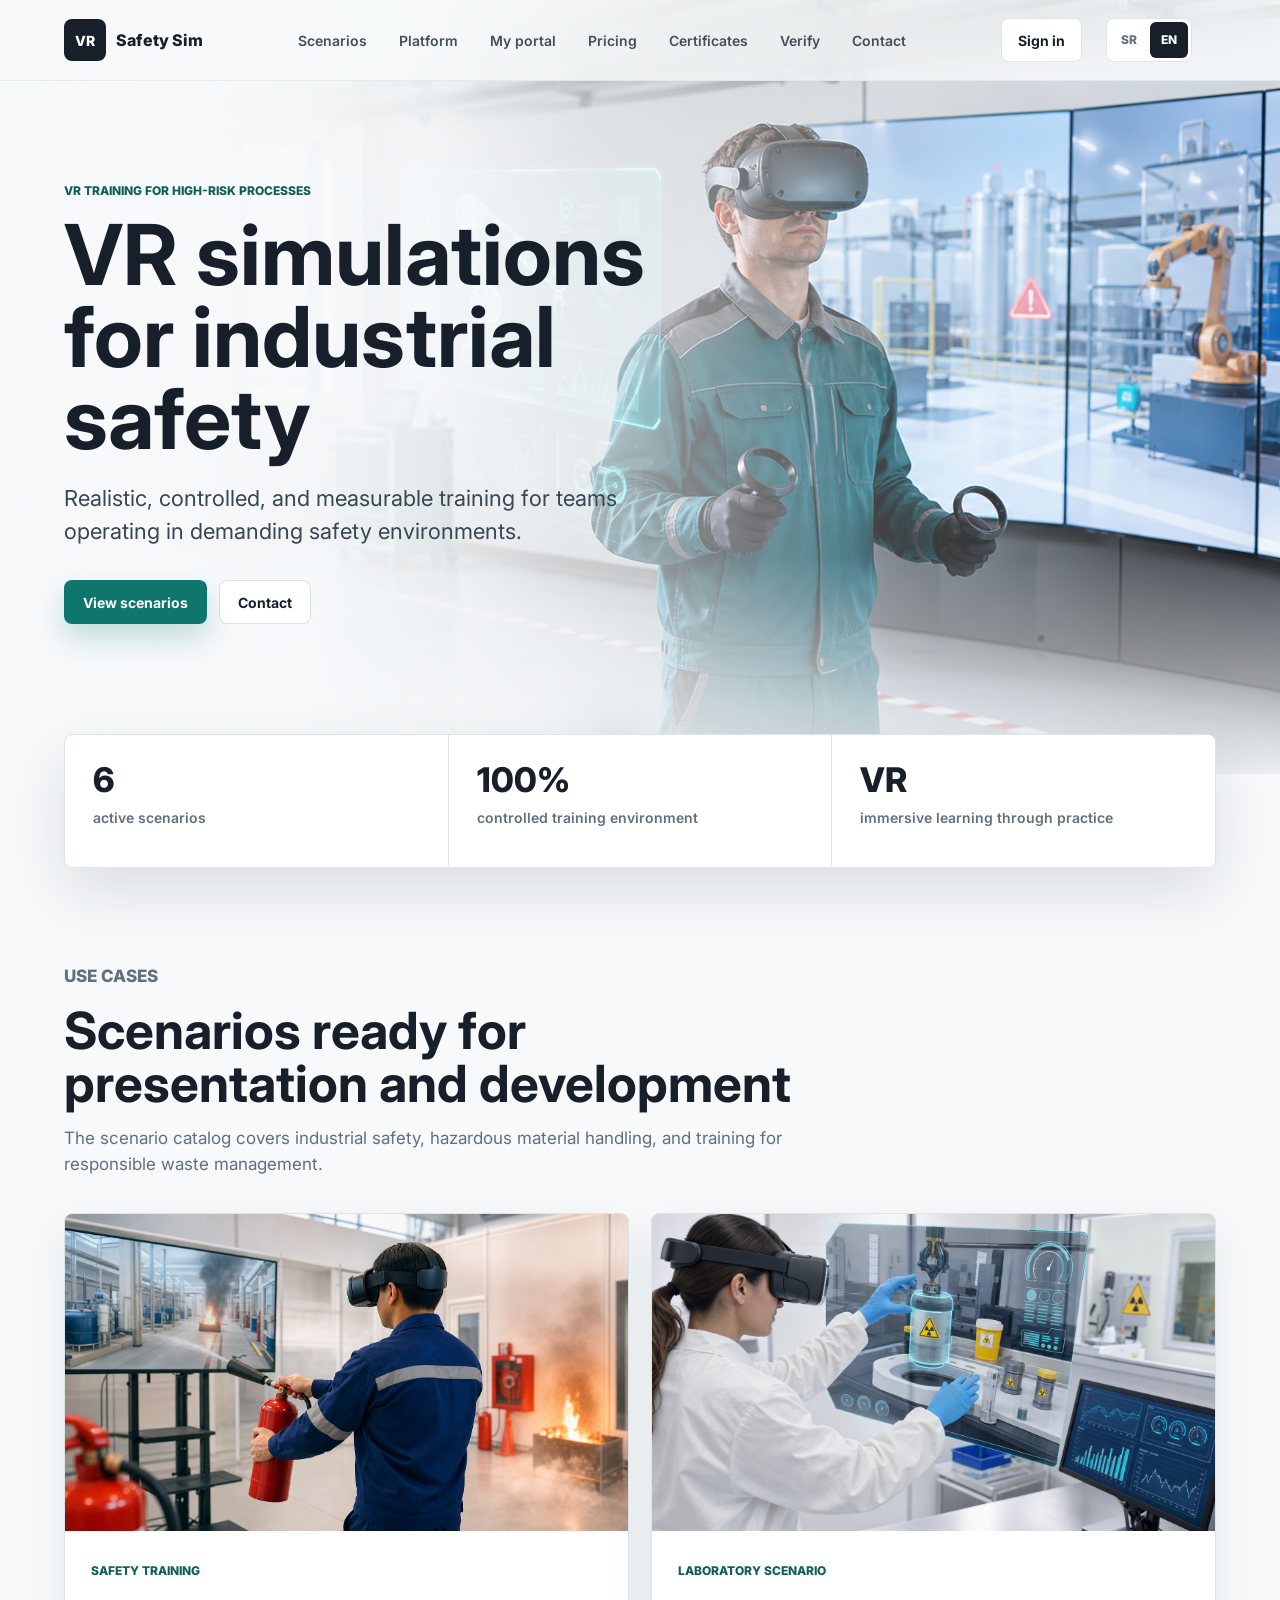
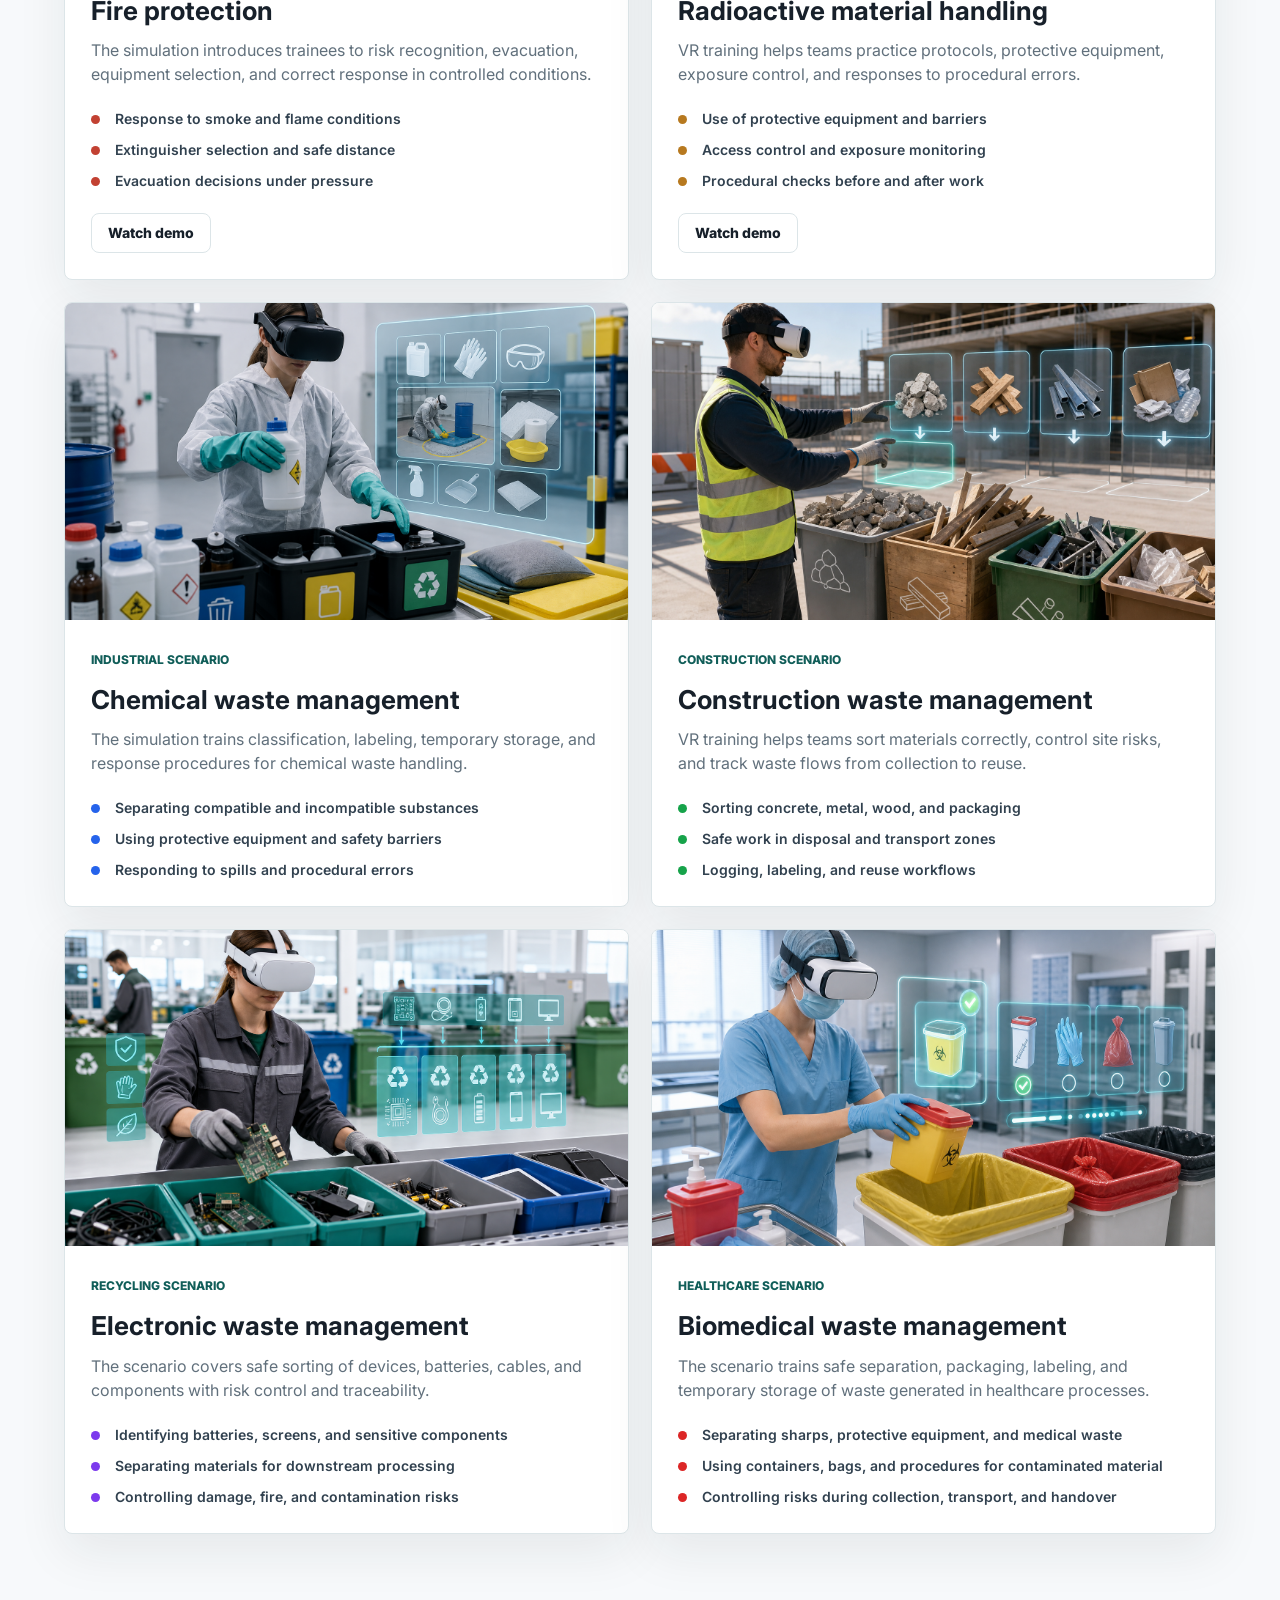
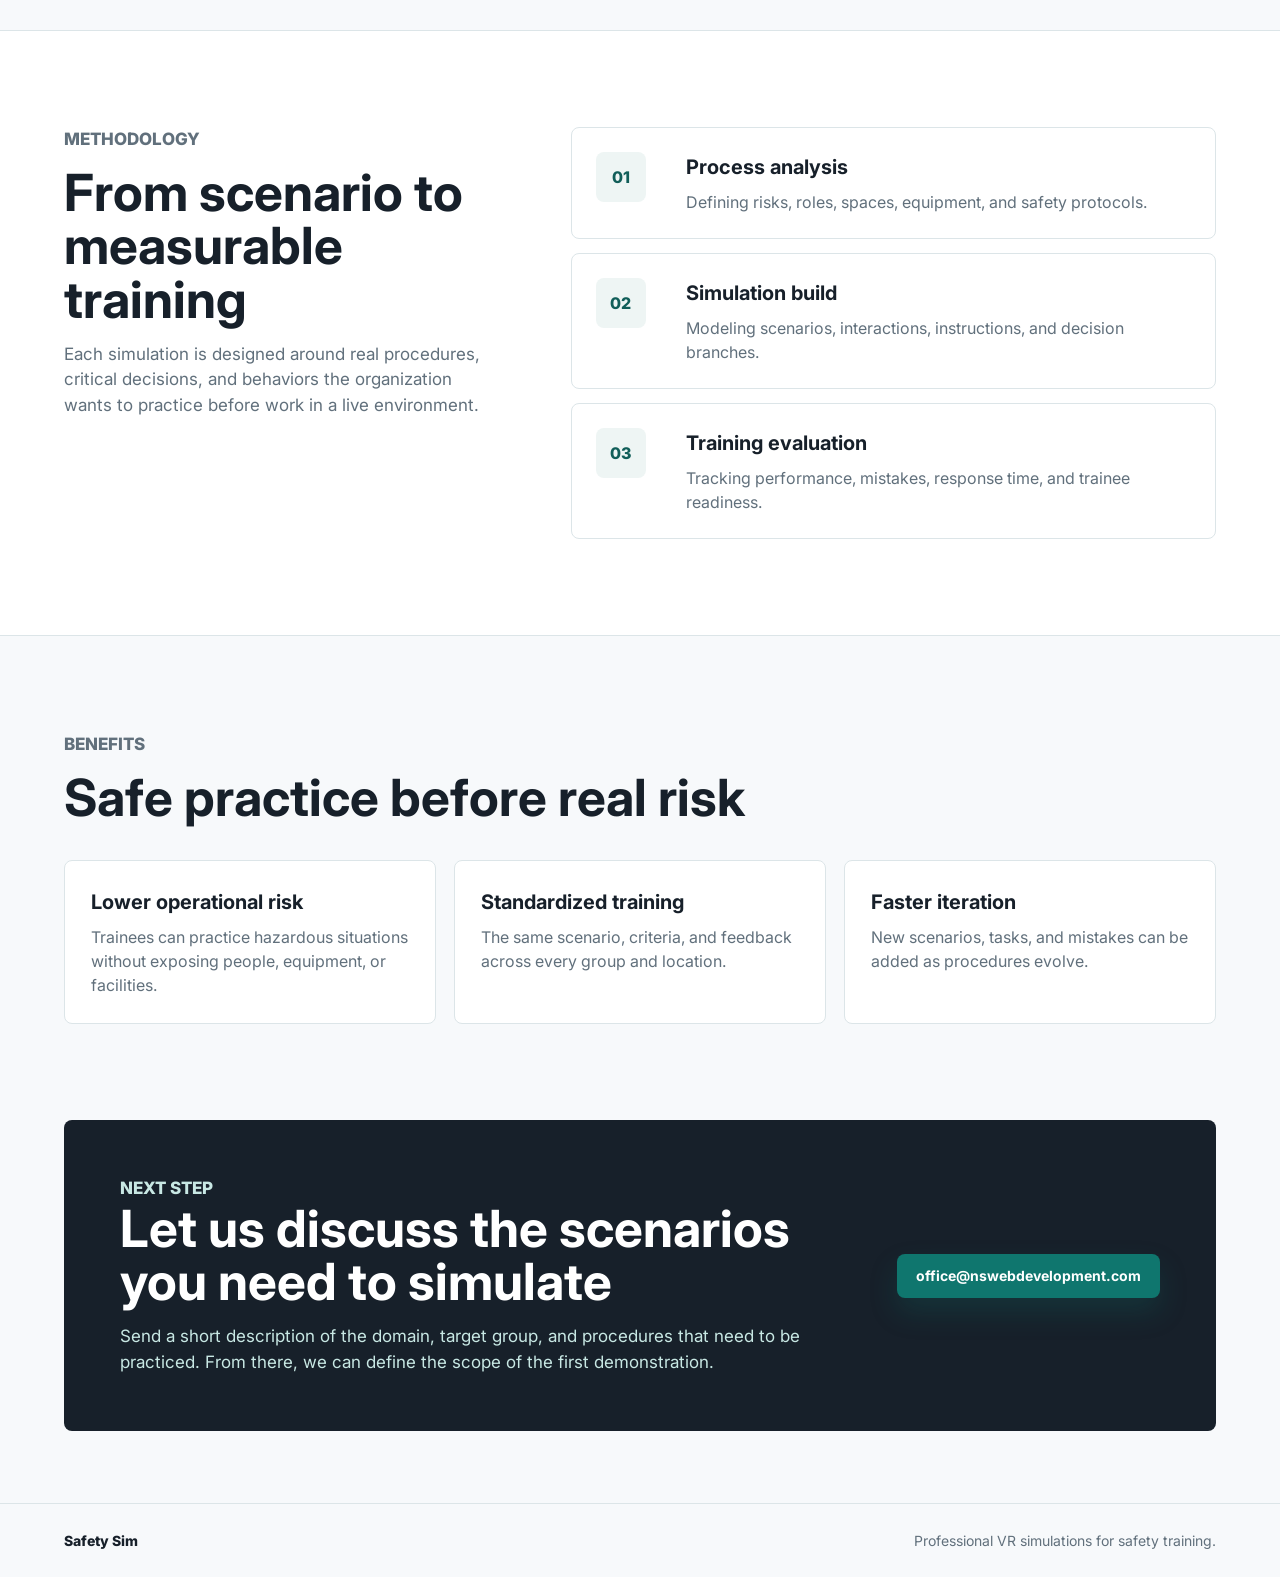
<file: index.html>
﻿<!doctype html>
<html lang="sr">
  <head>
    <meta charset="UTF-8" />
    <meta name="viewport" content="width=device-width, initial-scale=1.0" />
    <title>VR simulacije za industrijsku bezbednost</title>
    <meta
      name="description"
      content="Profesionalne VR simulacije za obuku iz protivpozarne zastite, upravljanja radioaktivnim materijalima i drugih industrijskih scenarija."
    />
    <link rel="preconnect" href="https://fonts.googleapis.com" />
    <link rel="preconnect" href="https://fonts.gstatic.com" crossorigin />
    <link
      href="https://fonts.googleapis.com/css2?family=Inter:wght@400;500;600;700;800&display=swap"
      rel="stylesheet"
    />
    <link rel="stylesheet" href="styles.css" />
  </head>
  <body>
    <header class="site-header" data-header>
      <a class="brand" href="#top" aria-label="Pocetak" data-i18n-aria-label="brand.home">
        <span class="brand-mark">VR</span>
        <span class="brand-text">Safety Sim</span>
      </a>

      <nav class="main-nav" aria-label="Glavna navigacija" data-i18n-aria-label="nav.label">
        <a href="#scenariji" data-i18n="nav.scenarios">Scenariji</a>
        <a href="platform.html" data-i18n="nav.platform">Platforma</a>
        <a href="worker.html" data-i18n="nav.workerPortal">Moj portal</a>
        <a href="pricing.html" data-i18n="nav.pricing">Cene</a>
        <a href="certificates.html" data-i18n="nav.certificates">Sertifikati</a>
        <a href="verify.html" data-i18n="nav.verify">Provera</a>
        <a href="#kontakt" data-i18n="nav.contact">Kontakt</a>
      </nav>

      <a class="header-action" href="login.html" data-i18n="nav.login">Prijava</a>

      <div class="language-switch" aria-label="Izbor jezika" data-i18n-aria-label="language.label">
        <button type="button" data-language-option="sr" aria-pressed="true">SR</button>
        <button type="button" data-language-option="en" aria-pressed="false">EN</button>
      </div>

      <button class="nav-toggle" type="button" aria-label="Otvori navigaciju" data-i18n-aria-label="nav.open" data-nav-toggle>
        <span></span>
        <span></span>
      </button>
    </header>

    <main id="top">
      <section class="hero" aria-labelledby="hero-title">
        <div class="hero-media" aria-hidden="true"></div>
        <div class="hero-overlay"></div>
        <div class="hero-content">
          <p class="eyebrow" data-i18n="hero.eyebrow">VR obuke za visokorizicne procese</p>
          <h1 id="hero-title" data-i18n="hero.title">VR simulacije za industrijsku bezbednost</h1>
          <p class="hero-copy" data-i18n="hero.copy">
            Realisticne, kontrolisane i merljive obuke za timove koji rade u zahtevnim
            bezbednosnim okruzenjima.
          </p>
          <div class="hero-actions" aria-label="Primarne akcije" data-i18n-aria-label="hero.actions">
            <a class="button primary" href="#scenariji" data-i18n="hero.primary">Pogledajte scenarije</a>
            <a class="button secondary" href="#kontakt" data-i18n="hero.secondary">Kontakt</a>
          </div>
        </div>
      </section>

      <section class="intro-band" aria-label="Pregled vrednosti" data-i18n-aria-label="metrics.label">
        <div class="intro-grid">
          <div>
            <span class="metric" data-scenario-count>2</span>
            <span class="metric-label" data-i18n="metrics.active">aktivna scenarija</span>
          </div>
          <div>
            <span class="metric">100%</span>
            <span class="metric-label" data-i18n="metrics.controlled">kontrolisano okruzenje za obuku</span>
          </div>
          <div>
            <span class="metric">VR</span>
            <span class="metric-label" data-i18n="metrics.learning">imerzivno ucenje kroz praksu</span>
          </div>
        </div>
      </section>

      <section class="section" id="scenariji" aria-labelledby="scenarios-title">
        <div class="section-heading">
          <p class="eyebrow" data-i18n="scenarios.eyebrow">Slucajevi upotrebe</p>
          <h2 id="scenarios-title" data-i18n="scenarios.title">Scenariji spremni za prezentaciju i razvoj</h2>
          <p data-i18n="scenarios.copy">
            Katalog scenarija pokriva industrijsku bezbednost, upravljanje opasnim
            materijalima i obuke za odgovorno postupanje sa otpadom.
          </p>
        </div>
        <div class="scenario-grid" data-scenario-grid></div>
      </section>

      <section class="section light-section" id="metodologija" aria-labelledby="method-title">
        <div class="method-layout">
          <div class="section-heading compact">
            <p class="eyebrow" data-i18n="method.eyebrow">Metodologija</p>
            <h2 id="method-title" data-i18n="method.title">Od scenarija do merljive obuke</h2>
            <p data-i18n="method.copy">
              Svaka simulacija se projektuje oko stvarnih procedura, kriticnih odluka
              i ponasanja koje organizacija zeli da uvezba pre rada u realnom okruzenju.
            </p>
          </div>

          <div class="steps">
            <article>
              <span>01</span>
              <div>
                <h3 data-i18n="steps.analysis.title">Analiza procesa</h3>
                <p data-i18n="steps.analysis.copy">Definisanje rizika, uloga, prostora, opreme i bezbednosnih protokola.</p>
              </div>
            </article>
            <article>
              <span>02</span>
              <div>
                <h3 data-i18n="steps.build.title">Izrada simulacije</h3>
                <p data-i18n="steps.build.copy">Modelovanje scenarija, interakcija, instrukcija i grananja odluka.</p>
              </div>
            </article>
            <article>
              <span>03</span>
              <div>
                <h3 data-i18n="steps.evaluate.title">Evaluacija obuke</h3>
                <p data-i18n="steps.evaluate.copy">Pracenje ucinka, gresaka, vremena reakcije i spremnosti polaznika.</p>
              </div>
            </article>
          </div>
        </div>
      </section>

      <section class="section benefits" aria-labelledby="benefits-title">
        <div class="section-heading">
          <p class="eyebrow" data-i18n="benefits.eyebrow">Prednosti</p>
          <h2 id="benefits-title" data-i18n="benefits.title">Bezbedna praksa pre realnog rizika</h2>
        </div>
        <div class="benefit-grid">
          <article>
            <h3 data-i18n="benefits.risk.title">Manji operativni rizik</h3>
            <p data-i18n="benefits.risk.copy">Polaznici mogu da vezbaju opasne situacije bez izlaganja ljudi, opreme ili prostora.</p>
          </article>
          <article>
            <h3 data-i18n="benefits.standard.title">Standardizovana obuka</h3>
            <p data-i18n="benefits.standard.copy">Isti scenario, kriterijumi i povratne informacije za svaku grupu i lokaciju.</p>
          </article>
          <article>
            <h3 data-i18n="benefits.iterate.title">Brze iteracije</h3>
            <p data-i18n="benefits.iterate.copy">Novi scenariji, zadaci i greske mogu se dodavati kako se menjaju procedure.</p>
          </article>
        </div>
      </section>

      <section class="contact-section" id="kontakt" aria-labelledby="contact-title">
        <div>
          <p class="eyebrow" data-i18n="contact.eyebrow">Sledeci korak</p>
          <h2 id="contact-title" data-i18n="contact.title">Razgovarajmo o scenarijima koje treba simulirati</h2>
          <p data-i18n="contact.copy">
            Posaljite kratak opis oblasti, ciljne grupe i procedura koje treba uvezbati.
            Na osnovu toga se definise obim prve demonstracije.
          </p>
        </div>
        <a class="button primary" href="mailto:office@nswebdevelopment.com">office@nswebdevelopment.com</a>
      </section>
    </main>

    <footer class="site-footer">
      <span>Safety Sim</span>
      <span data-i18n="footer.copy">Profesionalne VR simulacije za bezbednosne obuke.</span>
    </footer>

    <script src="script.js"></script>
  </body>
</html>
</file>
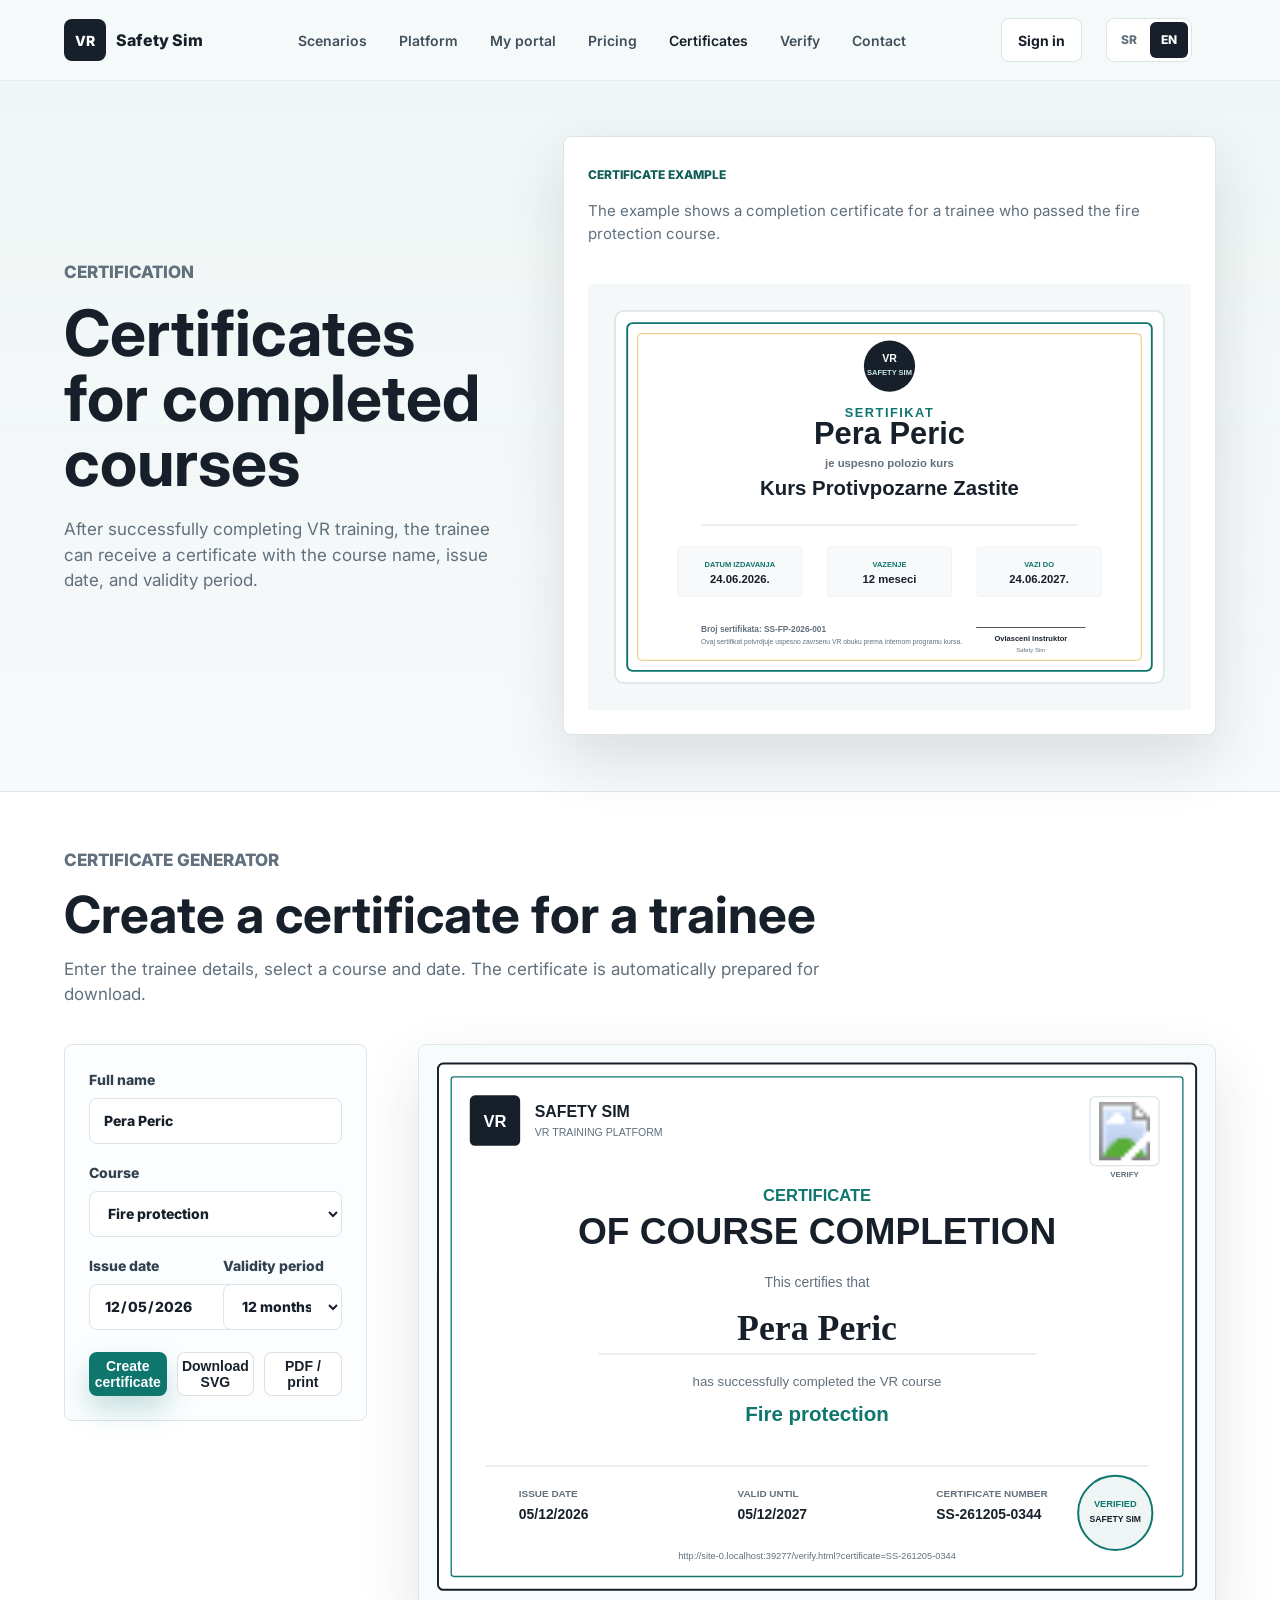
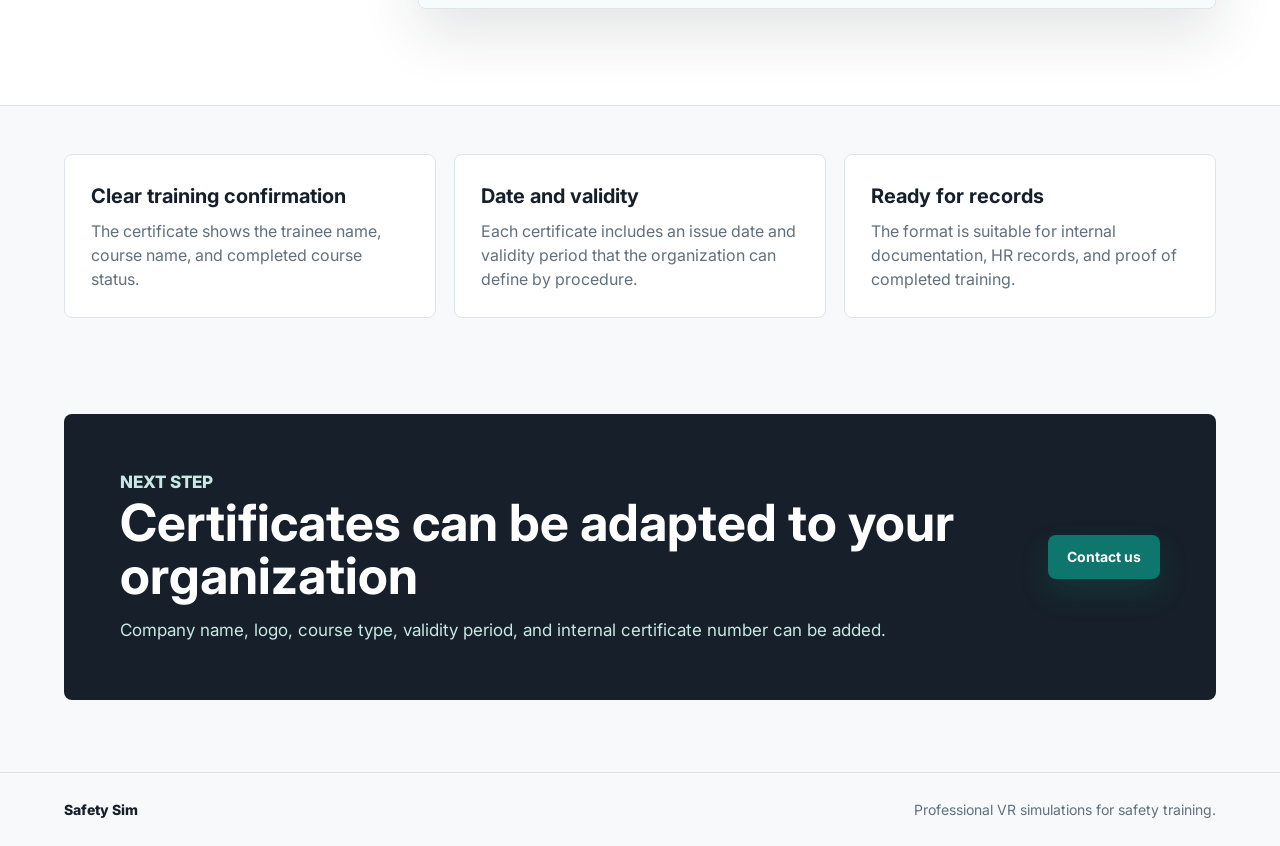
<file: certificates.html>
<!doctype html>
<html lang="sr">
  <head>
    <meta charset="UTF-8" />
    <meta name="viewport" content="width=device-width, initial-scale=1.0" />
    <title>Sertifikati o polozenim VR kursevima</title>
    <meta
      name="description"
      content="Sertifikati za polaznike koji uspesno zavrse VR obuku, sa nazivom kursa, datumom izdavanja i rokom vazenja."
    />
    <link rel="preconnect" href="https://fonts.googleapis.com" />
    <link rel="preconnect" href="https://fonts.gstatic.com" crossorigin />
    <link
      href="https://fonts.googleapis.com/css2?family=Inter:wght@400;500;600;700;800&display=swap"
      rel="stylesheet"
    />
    <link rel="stylesheet" href="styles.css" />
  </head>
  <body data-page="certificates">
    <header class="site-header" data-header>
      <a class="brand" href="index.html#top" aria-label="Pocetak" data-i18n-aria-label="brand.home">
        <span class="brand-mark">VR</span>
        <span class="brand-text">Safety Sim</span>
      </a>

      <nav class="main-nav" aria-label="Glavna navigacija" data-i18n-aria-label="nav.label">
        <a href="index.html#scenariji" data-i18n="nav.scenarios">Scenariji</a>
        <a href="platform.html" data-i18n="nav.platform">Platforma</a>
        <a href="worker.html" data-i18n="nav.workerPortal">Moj portal</a>
        <a href="pricing.html" data-i18n="nav.pricing">Cene</a>
        <a href="certificates.html" aria-current="page" data-i18n="nav.certificates">Sertifikati</a>
        <a href="verify.html" data-i18n="nav.verify">Provera</a>
        <a href="index.html#kontakt" data-i18n="nav.contact">Kontakt</a>
      </nav>

      <a class="header-action" href="login.html" data-i18n="nav.login">Prijava</a>

      <div class="language-switch" aria-label="Izbor jezika" data-i18n-aria-label="language.label">
        <button type="button" data-language-option="sr" aria-pressed="true">SR</button>
        <button type="button" data-language-option="en" aria-pressed="false">EN</button>
      </div>

      <button class="nav-toggle" type="button" aria-label="Otvori navigaciju" data-i18n-aria-label="nav.open" data-nav-toggle>
        <span></span>
        <span></span>
      </button>
    </header>

    <main id="top">
      <section class="certificate-hero" aria-labelledby="certificates-title">
        <div class="certificate-layout">
          <div class="section-heading compact">
            <p class="eyebrow" data-i18n="certificates.eyebrow">Sertifikacija</p>
            <h1 id="certificates-title" data-i18n="certificates.title">Sertifikati o polozenom kursu</h1>
            <p data-i18n="certificates.copy">
              Nakon uspesno zavrsene VR obuke, polaznik moze dobiti sertifikat sa nazivom kursa, datumom izdavanja i duzinom vazenja.
            </p>
          </div>

          <article class="certificate-preview-card">
            <div class="certificate-preview-copy">
              <span class="scenario-kicker" data-i18n="certificates.cardTitle">Primer sertifikata</span>
              <p data-i18n="certificates.cardCopy">
                Primer prikazuje kako izgleda potvrda za polaznika koji je polozio kurs protivpozarne zastite.
              </p>
            </div>
            <img
              class="certificate-image"
              src="assets/certificate-pera-peric.svg"
              alt="Primer sertifikata za Peru Perica"
            />
          </article>
        </div>
      </section>

      <section class="section certificate-generator" aria-labelledby="generator-title">
        <div class="section-heading">
          <p class="eyebrow" data-i18n="certificates.generatorEyebrow">Generator diplome</p>
          <h2 id="generator-title" data-i18n="certificates.generatorTitle">Napravite diplomu za polaznika</h2>
          <p data-i18n="certificates.generatorCopy">
            Unesite podatke polaznika, izaberite kurs i datum. Diploma se automatski priprema za preuzimanje.
          </p>
        </div>

        <div class="certificate-generator-layout">
          <form class="certificate-form" data-certificate-form>
            <label>
              <span data-i18n="certificates.fullNameLabel">Ime i prezime</span>
              <input
                type="text"
                name="fullName"
                value="Pera Peric"
                autocomplete="name"
                required
                data-certificate-name
              />
            </label>

            <label>
              <span data-i18n="certificates.courseLabel">Kurs</span>
              <select name="course" data-certificate-course>
                <option value="fire-protection" data-course-option="fire-protection">Protivpozarna zastita</option>
                <option value="radioactive-materials" data-course-option="radioactive-materials">Upravljanje radioaktivnim materijalima</option>
                <option value="chemical-waste" data-course-option="chemical-waste">Upravljanje hemijskim otpadom</option>
                <option value="construction-waste" data-course-option="construction-waste">Upravljanje gradjevinskim otpadom</option>
                <option value="electronic-waste" data-course-option="electronic-waste">Upravljanje elektronskim otpadom</option>
                <option value="biomedical-waste" data-course-option="biomedical-waste">Upravljanje biomedicinskim otpadom</option>
              </select>
            </label>

            <div class="form-grid">
              <label>
                <span data-i18n="certificates.issueDateLabel">Datum izdavanja</span>
                <input type="date" name="issueDate" required data-certificate-date />
              </label>
              <label>
                <span data-i18n="certificates.validityLabel">Period vazenja</span>
                <select name="validityMonths" data-certificate-validity>
                  <option value="12" data-i18n="certificates.validity12">12 meseci</option>
                  <option value="24" data-i18n="certificates.validity24">24 meseca</option>
                  <option value="36" data-i18n="certificates.validity36">36 meseci</option>
                </select>
              </label>
            </div>

            <div class="certificate-form-actions">
              <button class="button primary" type="submit" data-i18n="certificates.generateButton">Kreiraj diplomu</button>
              <button class="button secondary" type="button" data-certificate-download data-i18n="certificates.downloadButton">
                Preuzmi SVG
              </button>
              <button class="button secondary" type="button" data-certificate-print data-i18n="certificates.printButton">
                PDF / stampanje
              </button>
            </div>
          </form>

          <div class="generated-certificate-frame" aria-live="polite">
            <svg
              class="generated-certificate"
              data-generated-certificate
              viewBox="0 0 1200 850"
              role="img"
              aria-labelledby="generated-certificate-title generated-certificate-description"
              xmlns="http://www.w3.org/2000/svg"
            >
              <title id="generated-certificate-title">Safety Sim sertifikat</title>
              <desc id="generated-certificate-description">Personalizovani sertifikat o zavrsenoj VR obuci</desc>
              <rect width="1200" height="850" fill="#f8fbfb" />
              <rect x="28" y="28" width="1144" height="794" rx="8" fill="#ffffff" stroke="#17202a" stroke-width="3" />
              <rect x="48" y="48" width="1104" height="754" rx="4" fill="none" stroke="#0f766e" stroke-width="2" />
              <rect x="76" y="76" width="76" height="76" rx="8" fill="#17202a" />
              <text x="114" y="124" fill="#ffffff" font-family="Arial, sans-serif" font-size="25" font-weight="700" text-anchor="middle">VR</text>
              <text x="174" y="108" fill="#17202a" font-family="Arial, sans-serif" font-size="24" font-weight="700">SAFETY SIM</text>
              <text x="174" y="137" fill="#61707c" font-family="Arial, sans-serif" font-size="16">VR TRAINING PLATFORM</text>
              <rect x="1012" y="78" width="104" height="104" rx="8" fill="#ffffff" stroke="#dce5e8" stroke-width="2" />
              <image x="1020" y="86" width="88" height="88" data-certificate-qr href="" />
              <text x="1064" y="199" fill="#61707c" font-family="Arial, sans-serif" font-size="12" font-weight="700" text-anchor="middle">VERIFY</text>
              <text x="600" y="236" fill="#0f766e" font-family="Arial, sans-serif" font-size="25" font-weight="700" text-anchor="middle" data-certificate-kicker>SERTIFIKAT</text>
              <text x="600" y="301" fill="#17202a" font-family="Arial, sans-serif" font-size="56" font-weight="700" text-anchor="middle" data-certificate-heading>O POLOZENOM KURSU</text>
              <text x="600" y="365" fill="#61707c" font-family="Arial, sans-serif" font-size="21" text-anchor="middle" data-certificate-awarded>Ovim se potvrdjuje da je</text>
              <text x="600" y="445" fill="#17202a" font-family="Georgia, serif" font-size="54" font-weight="700" text-anchor="middle" data-certificate-preview-name>Pera Peric</text>
              <line x1="270" y1="466" x2="930" y2="466" stroke="#dce5e8" stroke-width="2" />
              <text x="600" y="515" fill="#61707c" font-family="Arial, sans-serif" font-size="20" text-anchor="middle" data-certificate-completed>uspesno zavrsio/la VR kurs</text>
              <text x="600" y="568" fill="#0f766e" font-family="Arial, sans-serif" font-size="31" font-weight="700" text-anchor="middle" data-certificate-preview-course>Protivpozarna zastita</text>
              <line x1="100" y1="635" x2="1100" y2="635" stroke="#dce5e8" stroke-width="2" />
              <text x="150" y="682" fill="#61707c" font-family="Arial, sans-serif" font-size="15" font-weight="700" data-certificate-issue-label>DATUM IZDAVANJA</text>
              <text x="150" y="715" fill="#17202a" font-family="Arial, sans-serif" font-size="21" font-weight="700" data-certificate-preview-date>27.06.2026.</text>
              <text x="480" y="682" fill="#61707c" font-family="Arial, sans-serif" font-size="15" font-weight="700" data-certificate-valid-label>VAZI DO</text>
              <text x="480" y="715" fill="#17202a" font-family="Arial, sans-serif" font-size="21" font-weight="700" data-certificate-preview-valid>27.06.2027.</text>
              <text x="780" y="682" fill="#61707c" font-family="Arial, sans-serif" font-size="15" font-weight="700" data-certificate-number-label>BROJ SERTIFIKATA</text>
              <text x="780" y="715" fill="#17202a" font-family="Arial, sans-serif" font-size="21" font-weight="700" data-certificate-preview-number>SS-2026-0627-0001</text>
              <circle cx="1050" cy="706" r="56" fill="#eef5f4" stroke="#0f766e" stroke-width="3" />
              <text x="1050" y="697" fill="#0f766e" font-family="Arial, sans-serif" font-size="14" font-weight="700" text-anchor="middle">VERIFIED</text>
              <text x="1050" y="720" fill="#17202a" font-family="Arial, sans-serif" font-size="13" font-weight="700" text-anchor="middle">SAFETY SIM</text>
              <text x="600" y="775" fill="#61707c" font-family="Arial, sans-serif" font-size="14" text-anchor="middle" data-certificate-preview-link>verify.html?certificate=SS-2026-0627-0001</text>
            </svg>
          </div>
        </div>
      </section>

      <section class="section certificate-features" aria-label="Prednosti sertifikata">
        <div class="benefit-grid">
          <article>
            <h3 data-i18n="certificates.feature1Title">Jasna potvrda obuke</h3>
            <p data-i18n="certificates.feature1Copy">Sertifikat prikazuje ime polaznika, naziv kursa i status polozenog kursa.</p>
          </article>
          <article>
            <h3 data-i18n="certificates.feature2Title">Datum i vazenje</h3>
            <p data-i18n="certificates.feature2Copy">Svaki sertifikat sadrzi datum izdavanja i period vazenja koji organizacija moze definisati po proceduri.</p>
          </article>
          <article>
            <h3 data-i18n="certificates.feature3Title">Spremno za evidenciju</h3>
            <p data-i18n="certificates.feature3Copy">Format je pogodan za internu dokumentaciju, HR evidenciju i dokaz o zavrsenoj obuci.</p>
          </article>
        </div>
      </section>

      <section class="contact-section certificate-cta" aria-labelledby="certificate-cta-title">
        <div>
          <p class="eyebrow" data-i18n="contact.eyebrow">Sledeci korak</p>
          <h2 id="certificate-cta-title" data-i18n="certificates.ctaTitle">Sertifikate mozemo prilagoditi vasoj organizaciji</h2>
          <p data-i18n="certificates.ctaCopy">
            Dodaju se naziv firme, logo, tip kursa, rok vazenja i interni broj sertifikata.
          </p>
        </div>
        <a class="button primary" href="index.html#kontakt" data-i18n="pricing.ctaButton">Kontaktirajte nas</a>
      </section>
    </main>

    <footer class="site-footer">
      <span>Safety Sim</span>
      <span data-i18n="footer.copy">Profesionalne VR simulacije za bezbednosne obuke.</span>
    </footer>

    <script src="script.js"></script>
  </body>
</html>
</file>
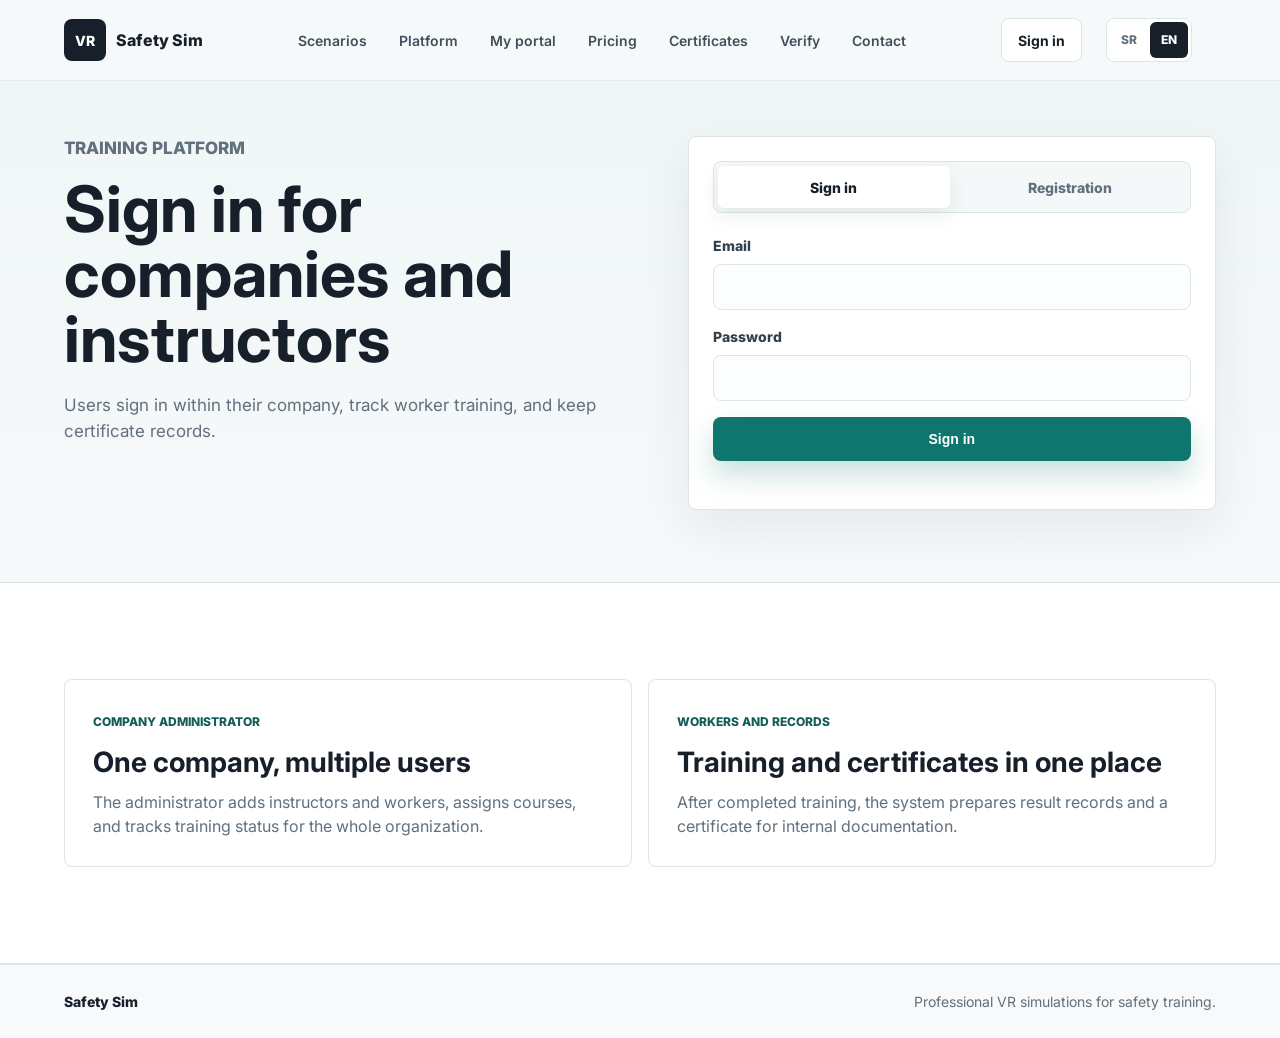
<file: login.html>
<!doctype html>
<html lang="sr">
  <head>
    <meta charset="UTF-8" />
    <meta name="viewport" content="width=device-width, initial-scale=1.0" />
    <title>Prijava na Safety Sim platformu</title>
    <meta
      name="description"
      content="Prijava i registracija kompanije za Safety Sim platformu za VR obuke."
    />
    <link rel="preconnect" href="https://fonts.googleapis.com" />
    <link rel="preconnect" href="https://fonts.gstatic.com" crossorigin />
    <link
      href="https://fonts.googleapis.com/css2?family=Inter:wght@400;500;600;700;800&display=swap"
      rel="stylesheet"
    />
    <link rel="stylesheet" href="styles.css" />
  </head>
  <body data-page="login">
    <header class="site-header" data-header>
      <a class="brand" href="index.html#top" aria-label="Pocetak" data-i18n-aria-label="brand.home">
        <span class="brand-mark">VR</span>
        <span class="brand-text">Safety Sim</span>
      </a>

      <nav class="main-nav" aria-label="Glavna navigacija" data-i18n-aria-label="nav.label">
        <a href="index.html#scenariji" data-i18n="nav.scenarios">Scenariji</a>
        <a href="platform.html" data-i18n="nav.platform">Platforma</a>
        <a href="worker.html" data-i18n="nav.workerPortal">Moj portal</a>
        <a href="pricing.html" data-i18n="nav.pricing">Cene</a>
        <a href="certificates.html" data-i18n="nav.certificates">Sertifikati</a>
        <a href="verify.html" data-i18n="nav.verify">Provera</a>
        <a href="index.html#kontakt" data-i18n="nav.contact">Kontakt</a>
      </nav>

      <a class="header-action" href="login.html" aria-current="page" data-i18n="nav.login">Prijava</a>

      <div class="language-switch" aria-label="Izbor jezika" data-i18n-aria-label="language.label">
        <button type="button" data-language-option="sr" aria-pressed="true">SR</button>
        <button type="button" data-language-option="en" aria-pressed="false">EN</button>
      </div>

      <button class="nav-toggle" type="button" aria-label="Otvori navigaciju" data-i18n-aria-label="nav.open" data-nav-toggle>
        <span></span>
        <span></span>
      </button>
    </header>

    <main id="top">
      <section class="app-hero" aria-labelledby="login-title">
        <div class="app-hero-copy">
          <p class="eyebrow" data-i18n="auth.eyebrow">Platforma za obuku</p>
          <h1 id="login-title" data-i18n="auth.title">Prijava za kompanije i instruktore</h1>
          <p data-i18n="auth.copy">
            Korisnici se prijavljuju u okviru svoje kompanije, prate obuke radnika i cuvaju evidenciju sertifikata.
          </p>
        </div>

        <section class="auth-panel" aria-label="Prijava i registracija" data-i18n-aria-label="auth.panelLabel">
          <div class="auth-tabs" role="tablist" aria-label="Izbor forme" data-i18n-aria-label="auth.tabsLabel">
            <button type="button" role="tab" aria-selected="true" data-auth-tab="login" data-i18n="auth.loginTab">Prijava</button>
            <button type="button" role="tab" aria-selected="false" data-auth-tab="register" data-i18n="auth.registerTab">Registracija</button>
          </div>

          <form class="auth-form is-active" data-auth-panel="login" autocomplete="off">
            <label>
              <span data-i18n="auth.email">Email</span>
              <input type="email" name="email" autocomplete="off" />
            </label>
            <label>
              <span data-i18n="auth.password">Lozinka</span>
              <input type="password" name="password" autocomplete="new-password" minlength="5" />
            </label>
            <button class="button primary" type="submit" data-i18n="auth.loginButton">Prijavi se</button>
          </form>

          <form class="auth-form" data-auth-panel="register" autocomplete="off">
            <div class="form-grid">
              <label>
                <span data-i18n="auth.firstName">Ime</span>
                <input type="text" name="firstName" autocomplete="off" />
              </label>
              <label>
                <span data-i18n="auth.lastName">Prezime</span>
                <input type="text" name="lastName" autocomplete="off" />
              </label>
            </div>
            <label>
              <span data-i18n="auth.company">Kompanija</span>
              <input type="text" name="companyName" autocomplete="off" />
            </label>
            <label>
              <span data-i18n="auth.email">Email</span>
              <input type="email" name="email" autocomplete="off" />
            </label>
            <label>
              <span data-i18n="auth.password">Lozinka</span>
              <input type="password" name="password" autocomplete="new-password" minlength="5" />
            </label>
            <button class="button primary" type="submit" data-i18n="auth.registerButton">Kreiraj nalog</button>
          </form>

          <p class="auth-message" data-auth-message></p>
        </section>
      </section>

      <section class="section light-section">
        <div class="auth-support-grid">
          <article>
            <span class="scenario-kicker" data-i18n="auth.adminLabel">Administrator kompanije</span>
            <h2 data-i18n="auth.adminTitle">Jedna kompanija, vise korisnika</h2>
            <p data-i18n="auth.adminCopy">
              Administrator dodaje instruktore i radnike, dodeljuje kurseve i prati status obuke za celu organizaciju.
            </p>
          </article>
          <article>
            <span class="scenario-kicker" data-i18n="auth.workerLabel">Radnici i evidencija</span>
            <h2 data-i18n="auth.workerTitle">Obuke i sertifikati na jednom mestu</h2>
            <p data-i18n="auth.workerCopy">
              Nakon zavrsene obuke, sistem priprema evidenciju rezultata i sertifikat za internu dokumentaciju.
            </p>
          </article>
        </div>
      </section>
    </main>

    <footer class="site-footer">
      <span>Safety Sim</span>
      <span data-i18n="footer.copy">Profesionalne VR simulacije za bezbednosne obuke.</span>
    </footer>

    <script src="script.js"></script>
  </body>
</html>
</file>
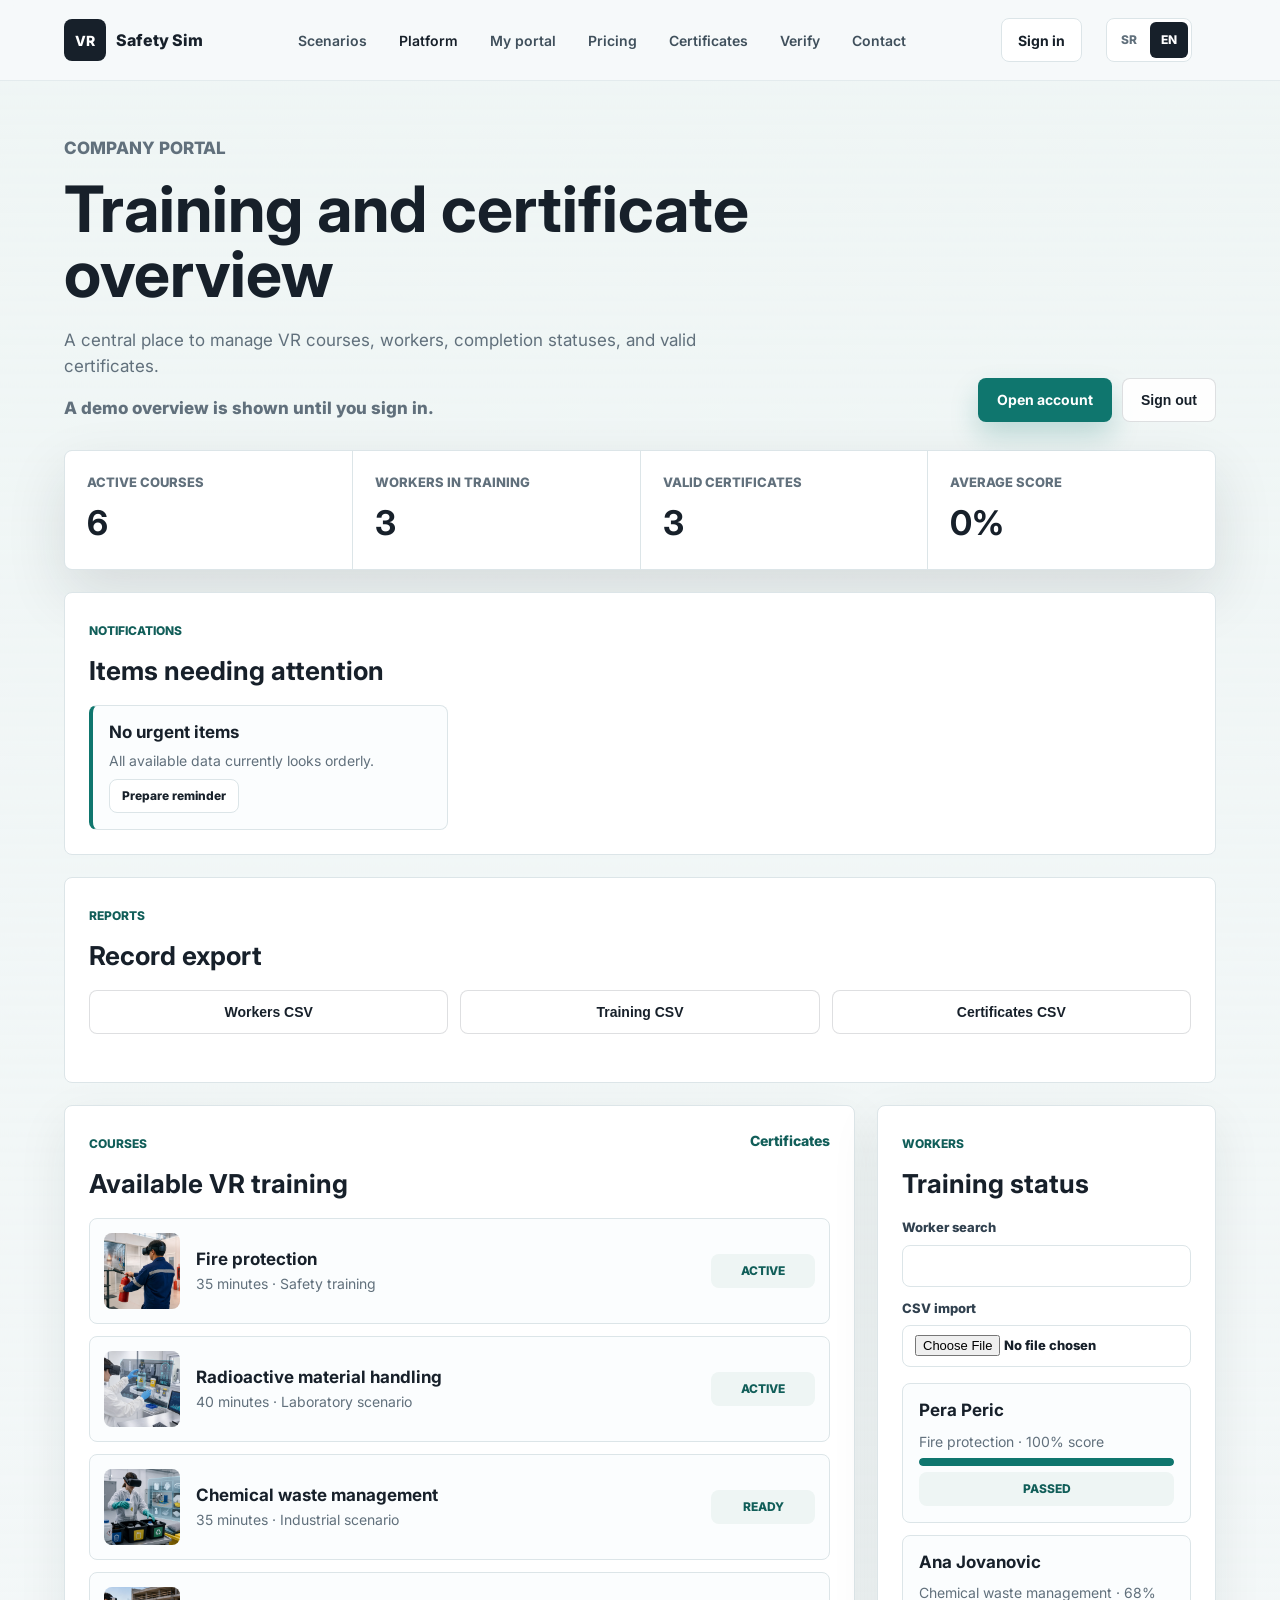
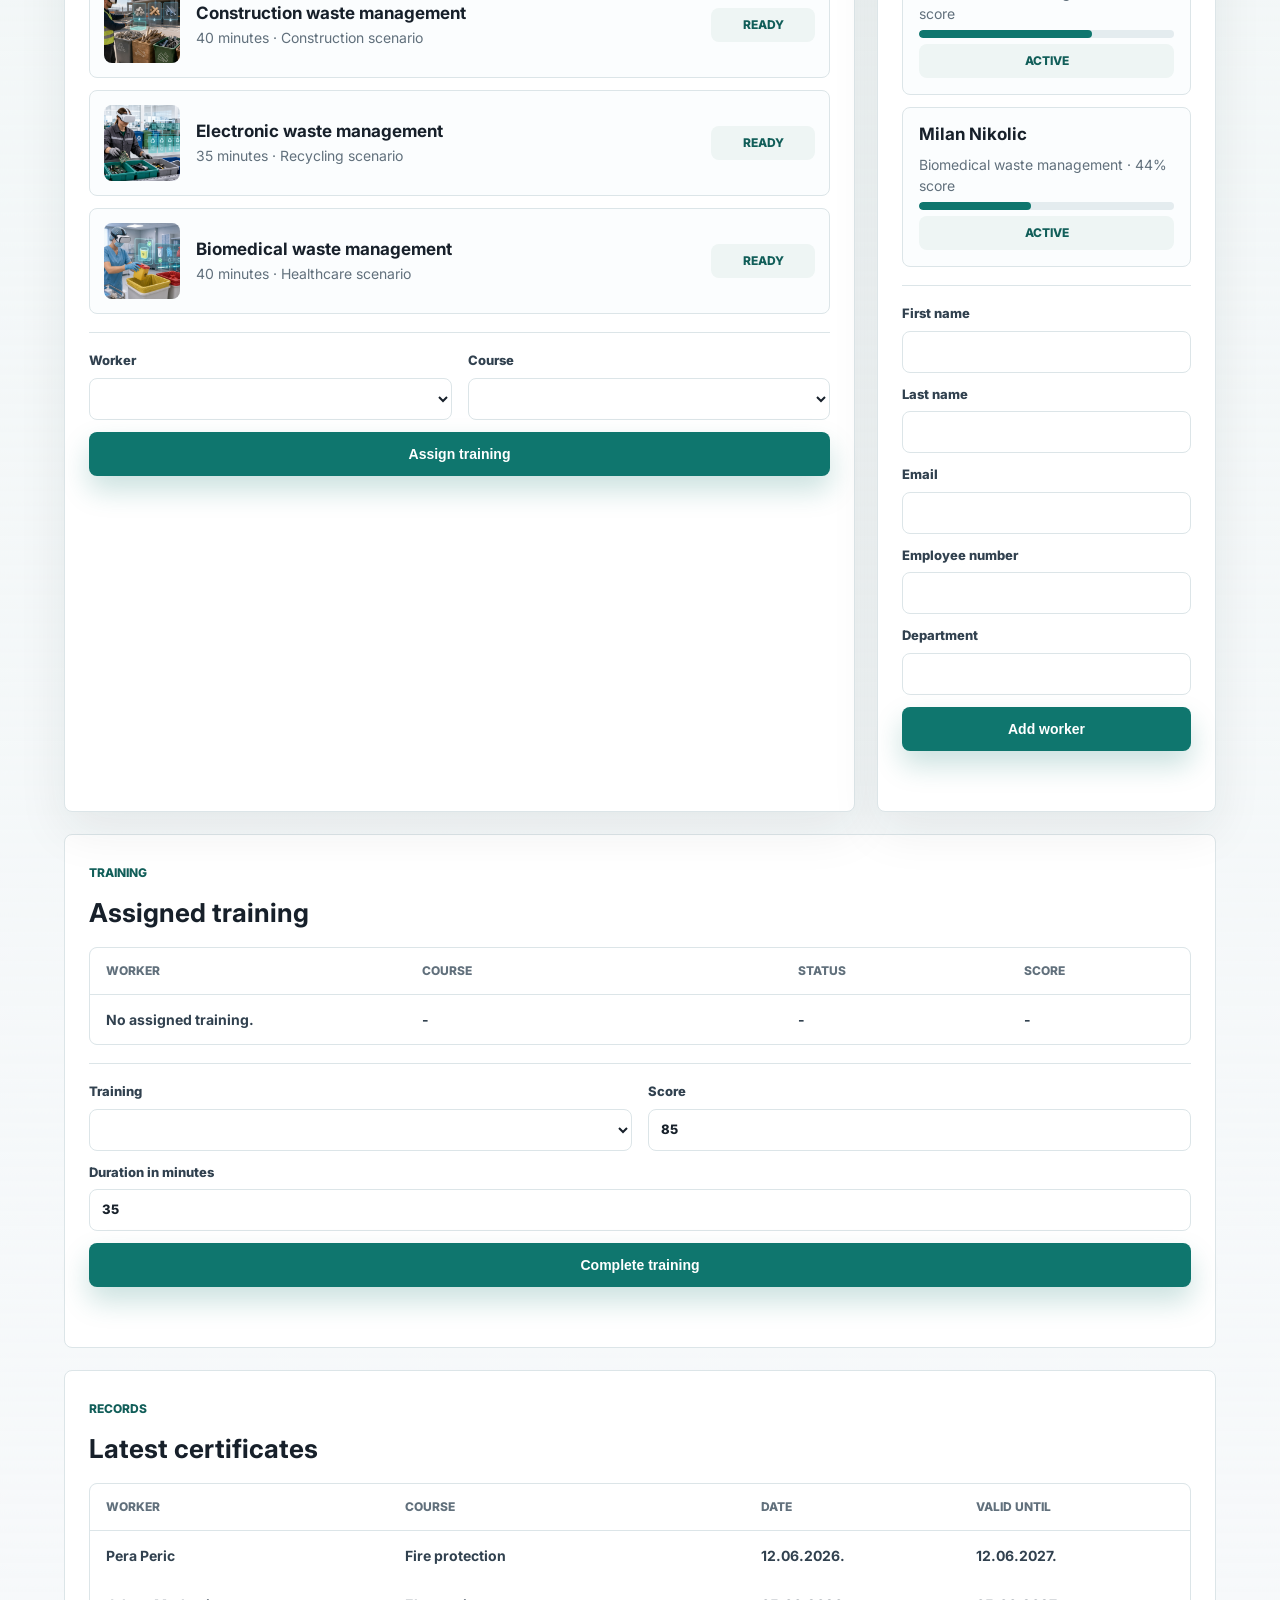
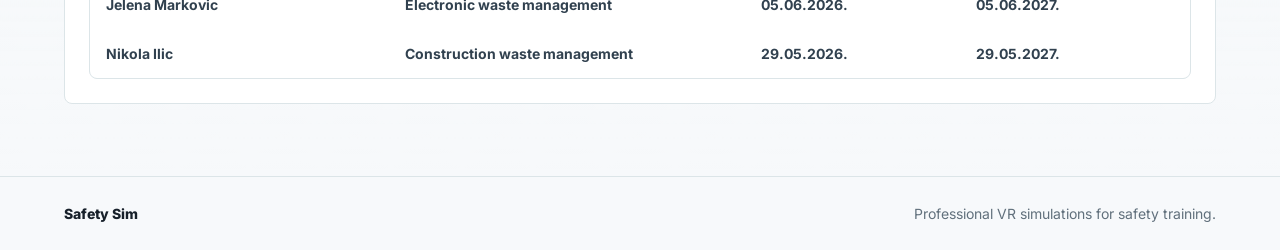
<file: platform.html>
<!doctype html>
<html lang="sr">
  <head>
    <meta charset="UTF-8" />
    <meta name="viewport" content="width=device-width, initial-scale=1.0" />
    <title>Safety Sim platforma za obuke</title>
    <meta
      name="description"
      content="Pregled kompanijskih VR obuka, radnika, kurseva i sertifikata na Safety Sim platformi."
    />
    <link rel="preconnect" href="https://fonts.googleapis.com" />
    <link rel="preconnect" href="https://fonts.gstatic.com" crossorigin />
    <link
      href="https://fonts.googleapis.com/css2?family=Inter:wght@400;500;600;700;800&display=swap"
      rel="stylesheet"
    />
    <link rel="stylesheet" href="styles.css" />
  </head>
  <body data-page="platform">
    <header class="site-header" data-header>
      <a class="brand" href="index.html#top" aria-label="Pocetak" data-i18n-aria-label="brand.home">
        <span class="brand-mark">VR</span>
        <span class="brand-text">Safety Sim</span>
      </a>

      <nav class="main-nav" aria-label="Glavna navigacija" data-i18n-aria-label="nav.label">
        <a href="index.html#scenariji" data-i18n="nav.scenarios">Scenariji</a>
        <a href="platform.html" aria-current="page" data-i18n="nav.platform">Platforma</a>
        <a href="worker.html" data-i18n="nav.workerPortal">Moj portal</a>
        <a href="pricing.html" data-i18n="nav.pricing">Cene</a>
        <a href="certificates.html" data-i18n="nav.certificates">Sertifikati</a>
        <a href="verify.html" data-i18n="nav.verify">Provera</a>
        <a href="index.html#kontakt" data-i18n="nav.contact">Kontakt</a>
      </nav>

      <a class="header-action" href="login.html" data-i18n="nav.login">Prijava</a>

      <div class="language-switch" aria-label="Izbor jezika" data-i18n-aria-label="language.label">
        <button type="button" data-language-option="sr" aria-pressed="true">SR</button>
        <button type="button" data-language-option="en" aria-pressed="false">EN</button>
      </div>

      <button class="nav-toggle" type="button" aria-label="Otvori navigaciju" data-i18n-aria-label="nav.open" data-nav-toggle>
        <span></span>
        <span></span>
      </button>
    </header>

    <main id="top">
      <section class="platform-shell" aria-labelledby="platform-title">
        <div class="platform-topbar">
          <div>
            <p class="eyebrow" data-i18n="platform.eyebrow">Kompanijski portal</p>
            <h1 id="platform-title" data-i18n="platform.title">Pregled obuka i sertifikata</h1>
            <p data-i18n="platform.copy">
              Centralno mesto za upravljanje VR kursevima, radnicima, statusima polaganja i vazecim sertifikatima.
            </p>
            <p class="platform-session" data-platform-session data-i18n="platform.demoSession">
              Prikazan je demo pregled dok se ne prijavite.
            </p>
          </div>
          <div class="platform-actions">
            <a class="button primary" href="login.html" data-platform-login-link data-i18n="platform.primaryAction">Otvori nalog</a>
            <button class="button secondary" type="button" hidden data-platform-logout data-i18n="platform.logout">Odjava</button>
          </div>
        </div>

        <section class="dashboard-metrics" aria-label="Pregled statusa" data-i18n-aria-label="platform.metricsLabel">
          <article>
            <span data-i18n="platform.metricCoursesLabel">Aktivni kursevi</span>
            <strong data-platform-metric="courses">6</strong>
          </article>
          <article>
            <span data-i18n="platform.metricWorkersLabel">Radnici u obuci</span>
            <strong data-platform-metric="workers">42</strong>
          </article>
          <article>
            <span data-i18n="platform.metricCertificatesLabel">Vazeci sertifikati</span>
            <strong data-platform-metric="certificates">31</strong>
          </article>
          <article>
            <span data-i18n="platform.metricScoreLabel">Prosecan rezultat</span>
            <strong data-platform-metric="score">87%</strong>
          </article>
        </section>

        <section class="dashboard-panel notification-panel" aria-labelledby="notifications-title">
          <div class="panel-heading">
            <div>
              <span class="scenario-kicker" data-i18n="platform.notificationsLabel">Obavestenja</span>
              <h2 id="notifications-title" data-i18n="platform.notificationsTitle">Sta zahteva paznju</h2>
            </div>
          </div>
          <div class="notification-list" data-notification-list></div>
        </section>

        <section class="dashboard-panel reports-panel" aria-labelledby="reports-title">
          <div class="panel-heading">
            <div>
              <span class="scenario-kicker" data-i18n="platform.reportsLabel">Izvestaji</span>
              <h2 id="reports-title" data-i18n="platform.reportsTitle">Export evidencije</h2>
            </div>
          </div>
          <div class="report-actions">
            <button class="button secondary" type="button" data-report-export="workers" data-i18n="platform.exportWorkers">
              Radnici CSV
            </button>
            <button class="button secondary" type="button" data-report-export="enrollments" data-i18n="platform.exportEnrollments">
              Obuke CSV
            </button>
            <button class="button secondary" type="button" data-report-export="certificates" data-i18n="platform.exportCertificates">
              Sertifikati CSV
            </button>
          </div>
          <p class="auth-message" data-report-message></p>
        </section>

        <div class="dashboard-grid">
          <section class="dashboard-panel large-panel" aria-labelledby="courses-title">
            <div class="panel-heading">
              <div>
                <span class="scenario-kicker" data-i18n="platform.coursesLabel">Kursevi</span>
                <h2 id="courses-title" data-i18n="platform.coursesTitle">Dostupne VR obuke</h2>
              </div>
              <a href="certificates.html" data-i18n="platform.certificatesLink">Sertifikati</a>
            </div>
            <div class="course-list" data-platform-courses></div>
            <form class="assignment-form" data-enrollment-form>
              <div class="form-grid">
                <label>
                  <span data-i18n="platform.assignWorker">Radnik</span>
                  <select name="workerId" required data-enrollment-worker></select>
                </label>
                <label>
                  <span data-i18n="platform.assignCourse">Kurs</span>
                  <select name="courseId" required data-enrollment-course></select>
                </label>
              </div>
              <button class="button primary" type="submit" data-i18n="platform.assignTraining">Dodeli obuku</button>
              <p class="auth-message" data-enrollment-message></p>
            </form>
          </section>

          <aside class="dashboard-panel" aria-labelledby="workers-title">
            <div class="panel-heading">
              <div>
                <span class="scenario-kicker" data-i18n="platform.workersLabel">Radnici</span>
                <h2 id="workers-title" data-i18n="platform.workersTitle">Status obuke</h2>
              </div>
            </div>
            <div class="worker-tools">
              <label>
                <span data-i18n="platform.workerSearch">Pretraga radnika</span>
                <input type="search" data-worker-search />
              </label>
              <label>
                <span data-i18n="platform.importWorkers">Import CSV</span>
                <input type="file" accept=".csv,text/csv" data-worker-import />
              </label>
            </div>
            <div class="worker-list" data-worker-list></div>
            <form class="worker-form" data-worker-form>
              <label>
                <span data-i18n="platform.workerFirstName">Ime</span>
                <input type="text" name="firstName" required />
              </label>
              <label>
                <span data-i18n="platform.workerLastName">Prezime</span>
                <input type="text" name="lastName" required />
              </label>
              <label>
                <span data-i18n="platform.workerEmail">Email</span>
                <input type="email" name="email" required />
              </label>
              <label>
                <span data-i18n="platform.workerEmployeeNumber">Broj zaposlenog</span>
                <input type="text" name="employeeNumber" required />
              </label>
              <label>
                <span data-i18n="platform.workerDepartment">Odeljenje</span>
                <input type="text" name="department" />
              </label>
              <button class="button primary" type="submit" data-i18n="platform.addWorker">Dodaj radnika</button>
              <p class="auth-message" data-worker-message></p>
            </form>
          </aside>
        </div>

        <section class="dashboard-panel enrollment-log" aria-labelledby="enrollment-log-title">
          <div class="panel-heading">
            <div>
              <span class="scenario-kicker" data-i18n="platform.enrollmentsLabel">Obuke</span>
              <h2 id="enrollment-log-title" data-i18n="platform.enrollmentsTitle">Dodeljene obuke</h2>
            </div>
          </div>
          <div class="records-table" role="table" aria-label="Dodeljene obuke" data-i18n-aria-label="platform.enrollmentsTitle">
            <div role="row" class="records-head enrollment-head">
              <span role="columnheader" data-i18n="platform.recordWorker">Radnik</span>
              <span role="columnheader" data-i18n="platform.recordCourse">Kurs</span>
              <span role="columnheader" data-i18n="platform.enrollmentStatus">Status</span>
              <span role="columnheader" data-i18n="platform.enrollmentScore">Rezultat</span>
            </div>
            <div data-enrollment-records></div>
          </div>
          <form class="completion-form" data-completion-form>
            <div class="form-grid">
              <label>
                <span data-i18n="platform.completeEnrollment">Obuka</span>
                <select name="enrollmentId" required data-completion-enrollment></select>
              </label>
              <label>
                <span data-i18n="platform.completeScore">Rezultat</span>
                <input type="number" name="score" min="0" max="100" value="85" required />
              </label>
            </div>
            <label>
              <span data-i18n="platform.completeDuration">Trajanje u minutima</span>
              <input type="number" name="durationMinutes" min="1" value="35" required />
            </label>
            <button class="button primary" type="submit" data-i18n="platform.completeTraining">Zavrsi obuku</button>
            <p class="auth-message" data-completion-message></p>
          </form>
        </section>

        <section class="dashboard-panel certificate-log" aria-labelledby="certificate-log-title">
          <div class="panel-heading">
            <div>
              <span class="scenario-kicker" data-i18n="platform.recordsLabel">Evidencija</span>
              <h2 id="certificate-log-title" data-i18n="platform.recordsTitle">Poslednji sertifikati</h2>
            </div>
          </div>
          <div class="records-table" role="table" aria-label="Poslednji sertifikati" data-i18n-aria-label="platform.recordsTitle">
            <div role="row" class="records-head">
              <span role="columnheader" data-i18n="platform.recordWorker">Radnik</span>
              <span role="columnheader" data-i18n="platform.recordCourse">Kurs</span>
              <span role="columnheader" data-i18n="platform.recordDate">Datum</span>
              <span role="columnheader" data-i18n="platform.recordValid">Vazi do</span>
            </div>
            <div data-certificate-records></div>
          </div>
        </section>
      </section>
    </main>

    <footer class="site-footer">
      <span>Safety Sim</span>
      <span data-i18n="footer.copy">Profesionalne VR simulacije za bezbednosne obuke.</span>
    </footer>

    <script src="script.js"></script>
  </body>
</html>
</file>
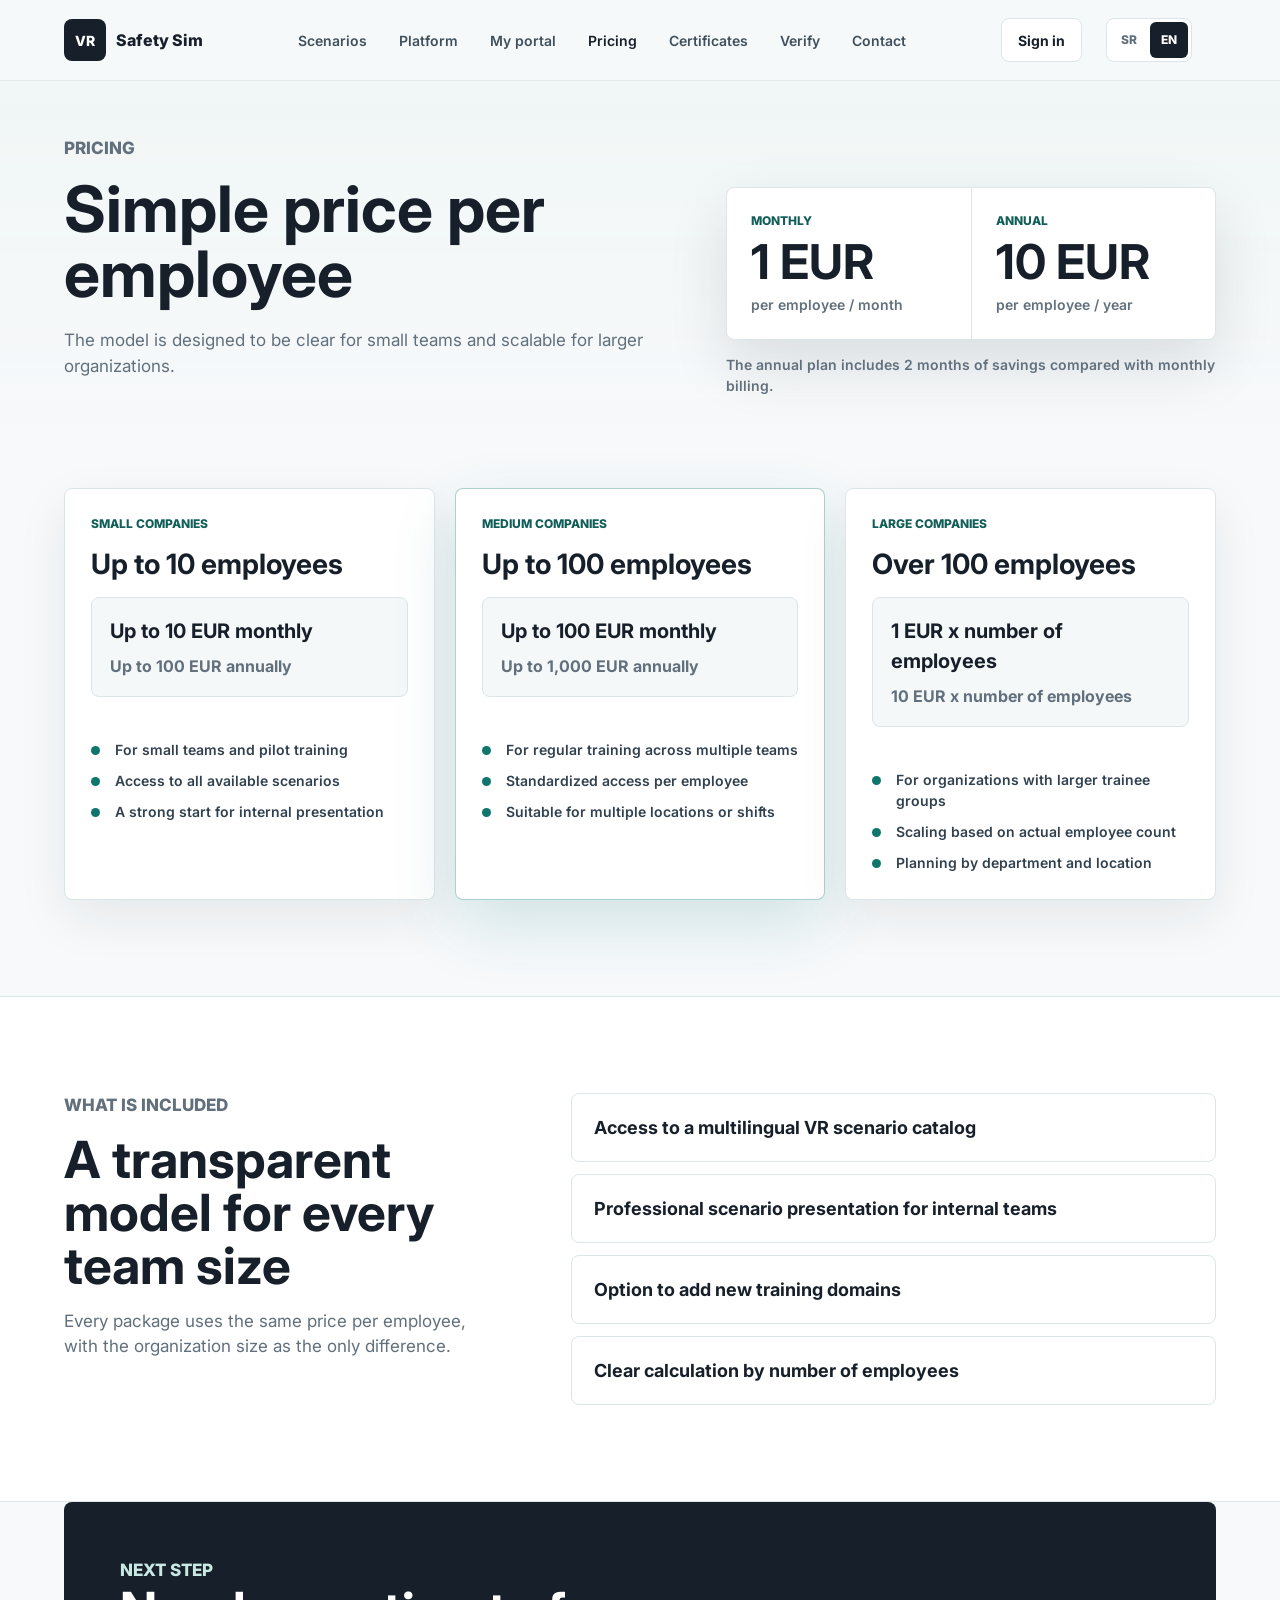
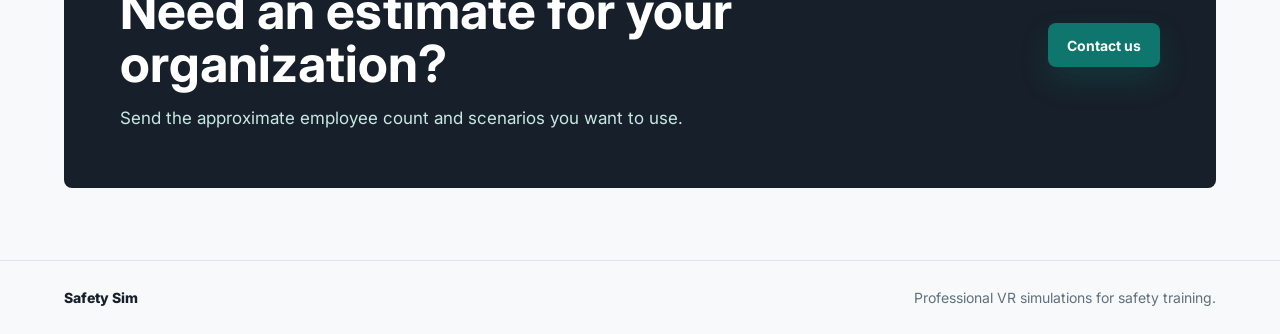
<file: pricing.html>
<!doctype html>
<html lang="sr">
  <head>
    <meta charset="UTF-8" />
    <meta name="viewport" content="width=device-width, initial-scale=1.0" />
    <title>Cene VR simulacija</title>
    <meta
      name="description"
      content="Cenovnik za VR simulacije: mala, srednja i velika preduzeca, sa mesecnom i godisnjom cenom po radniku."
    />
    <link rel="preconnect" href="https://fonts.googleapis.com" />
    <link rel="preconnect" href="https://fonts.gstatic.com" crossorigin />
    <link
      href="https://fonts.googleapis.com/css2?family=Inter:wght@400;500;600;700;800&display=swap"
      rel="stylesheet"
    />
    <link rel="stylesheet" href="styles.css" />
  </head>
  <body data-page="pricing">
    <header class="site-header" data-header>
      <a class="brand" href="index.html#top" aria-label="Pocetak" data-i18n-aria-label="brand.home">
        <span class="brand-mark">VR</span>
        <span class="brand-text">Safety Sim</span>
      </a>

      <nav class="main-nav" aria-label="Glavna navigacija" data-i18n-aria-label="nav.label">
        <a href="index.html#scenariji" data-i18n="nav.scenarios">Scenariji</a>
        <a href="platform.html" data-i18n="nav.platform">Platforma</a>
        <a href="worker.html" data-i18n="nav.workerPortal">Moj portal</a>
        <a href="pricing.html" aria-current="page" data-i18n="nav.pricing">Cene</a>
        <a href="certificates.html" data-i18n="nav.certificates">Sertifikati</a>
        <a href="verify.html" data-i18n="nav.verify">Provera</a>
        <a href="index.html#kontakt" data-i18n="nav.contact">Kontakt</a>
      </nav>

      <a class="header-action" href="login.html" data-i18n="nav.login">Prijava</a>

      <div class="language-switch" aria-label="Izbor jezika" data-i18n-aria-label="language.label">
        <button type="button" data-language-option="sr" aria-pressed="true">SR</button>
        <button type="button" data-language-option="en" aria-pressed="false">EN</button>
      </div>

      <button class="nav-toggle" type="button" aria-label="Otvori navigaciju" data-i18n-aria-label="nav.open" data-nav-toggle>
        <span></span>
        <span></span>
      </button>
    </header>

    <main id="top">
      <section class="pricing-hero" aria-labelledby="pricing-title">
        <div class="pricing-hero-layout">
          <div class="section-heading">
          <p class="eyebrow" data-i18n="pricing.eyebrow">Cenovnik</p>
          <h1 id="pricing-title" data-i18n="pricing.title">Jednostavna cena po radniku</h1>
          <p data-i18n="pricing.copy">
            Model je napravljen da bude jasan za male timove i skalabilan za vece organizacije.
          </p>
          </div>

          <div>
            <div class="pricing-rate" aria-label="Osnovna cena">
              <div>
                <span data-i18n="pricing.monthlyLabel">Mesecno</span>
                <strong data-i18n="pricing.monthlyPrice">1 EUR</strong>
                <small data-i18n="pricing.perEmployeeMonth">po radniku / mesecno</small>
              </div>
              <div>
                <span data-i18n="pricing.yearlyLabel">Godisnje</span>
                <strong data-i18n="pricing.yearlyPrice">10 EUR</strong>
                <small data-i18n="pricing.perEmployeeYear">po radniku / godisnje</small>
              </div>
            </div>
            <p class="pricing-note" data-i18n="pricing.note">
              Godisnji plan donosi 2 meseca ustede u odnosu na placanje svakog meseca.
            </p>
          </div>
        </div>
      </section>

      <section class="section pricing-section" aria-label="Paketi">
        <div class="pricing-grid">
          <article class="pricing-card">
            <span class="scenario-kicker" data-i18n="pricing.cards.small.label">Mala preduzeca</span>
            <h2 data-i18n="pricing.cards.small.title">Do 10 radnika</h2>
            <div class="price-lines">
              <strong data-i18n="pricing.cards.small.monthly">Do 10 EUR mesecno</strong>
              <span data-i18n="pricing.cards.small.yearly">Do 100 EUR godisnje</span>
            </div>
            <ul class="scenario-list">
              <li data-i18n="pricing.cards.small.point1">Za male timove i pilot obuke</li>
              <li data-i18n="pricing.cards.small.point2">Pristup svim dostupnim scenarijima</li>
              <li data-i18n="pricing.cards.small.point3">Dobar pocetak za internu prezentaciju</li>
            </ul>
          </article>

          <article class="pricing-card featured">
            <span class="scenario-kicker" data-i18n="pricing.cards.medium.label">Srednja preduzeca</span>
            <h2 data-i18n="pricing.cards.medium.title">Do 100 radnika</h2>
            <div class="price-lines">
              <strong data-i18n="pricing.cards.medium.monthly">Do 100 EUR mesecno</strong>
              <span data-i18n="pricing.cards.medium.yearly">Do 1.000 EUR godisnje</span>
            </div>
            <ul class="scenario-list">
              <li data-i18n="pricing.cards.medium.point1">Za redovne obuke vise timova</li>
              <li data-i18n="pricing.cards.medium.point2">Standardizovan pristup po zaposlenom</li>
              <li data-i18n="pricing.cards.medium.point3">Pogodno za vise lokacija ili smena</li>
            </ul>
          </article>

          <article class="pricing-card">
            <span class="scenario-kicker" data-i18n="pricing.cards.large.label">Velika preduzeca</span>
            <h2 data-i18n="pricing.cards.large.title">Preko 100 radnika</h2>
            <div class="price-lines">
              <strong data-i18n="pricing.cards.large.monthly">1 EUR x broj radnika</strong>
              <span data-i18n="pricing.cards.large.yearly">10 EUR x broj radnika</span>
            </div>
            <ul class="scenario-list">
              <li data-i18n="pricing.cards.large.point1">Za organizacije sa vecim brojem polaznika</li>
              <li data-i18n="pricing.cards.large.point2">Skaliranje po stvarnom broju zaposlenih</li>
              <li data-i18n="pricing.cards.large.point3">Moguce planiranje po sektorima i lokacijama</li>
            </ul>
          </article>
        </div>
      </section>

      <section class="section light-section">
        <div class="method-layout">
          <div class="section-heading compact">
            <p class="eyebrow" data-i18n="pricing.includedTitle">Sta je ukljuceno</p>
            <h2 data-i18n="pricing.includedHeading">Transparentan model za sve velicine timova</h2>
            <p data-i18n="pricing.includedCopy">
              Svaki paket koristi istu cenu po radniku, uz razliku samo u obimu organizacije.
            </p>
          </div>
          <div class="included-list">
            <article>
              <h3 data-i18n="pricing.included1">Pristup visejezicnom katalogu VR scenarija</h3>
            </article>
            <article>
              <h3 data-i18n="pricing.included2">Profesionalna prezentacija scenarija za interne timove</h3>
            </article>
            <article>
              <h3 data-i18n="pricing.included3">Mogucnost dodavanja novih oblasti obuke</h3>
            </article>
            <article>
              <h3 data-i18n="pricing.included4">Jasan obracun po broju radnika</h3>
            </article>
          </div>
        </div>
      </section>

      <section class="contact-section pricing-cta" aria-labelledby="pricing-cta-title">
        <div>
          <p class="eyebrow" data-i18n="contact.eyebrow">Sledeci korak</p>
          <h2 id="pricing-cta-title" data-i18n="pricing.ctaTitle">Zelite procenu za svoju organizaciju?</h2>
          <p data-i18n="pricing.ctaCopy">
            Posaljite okviran broj radnika i scenarije koje zelite da koristite.
          </p>
        </div>
        <a class="button primary" href="index.html#kontakt" data-i18n="pricing.ctaButton">Kontaktirajte nas</a>
      </section>
    </main>

    <footer class="site-footer">
      <span>Safety Sim</span>
      <span data-i18n="footer.copy">Profesionalne VR simulacije za bezbednosne obuke.</span>
    </footer>

    <script src="script.js"></script>
  </body>
</html>
</file>
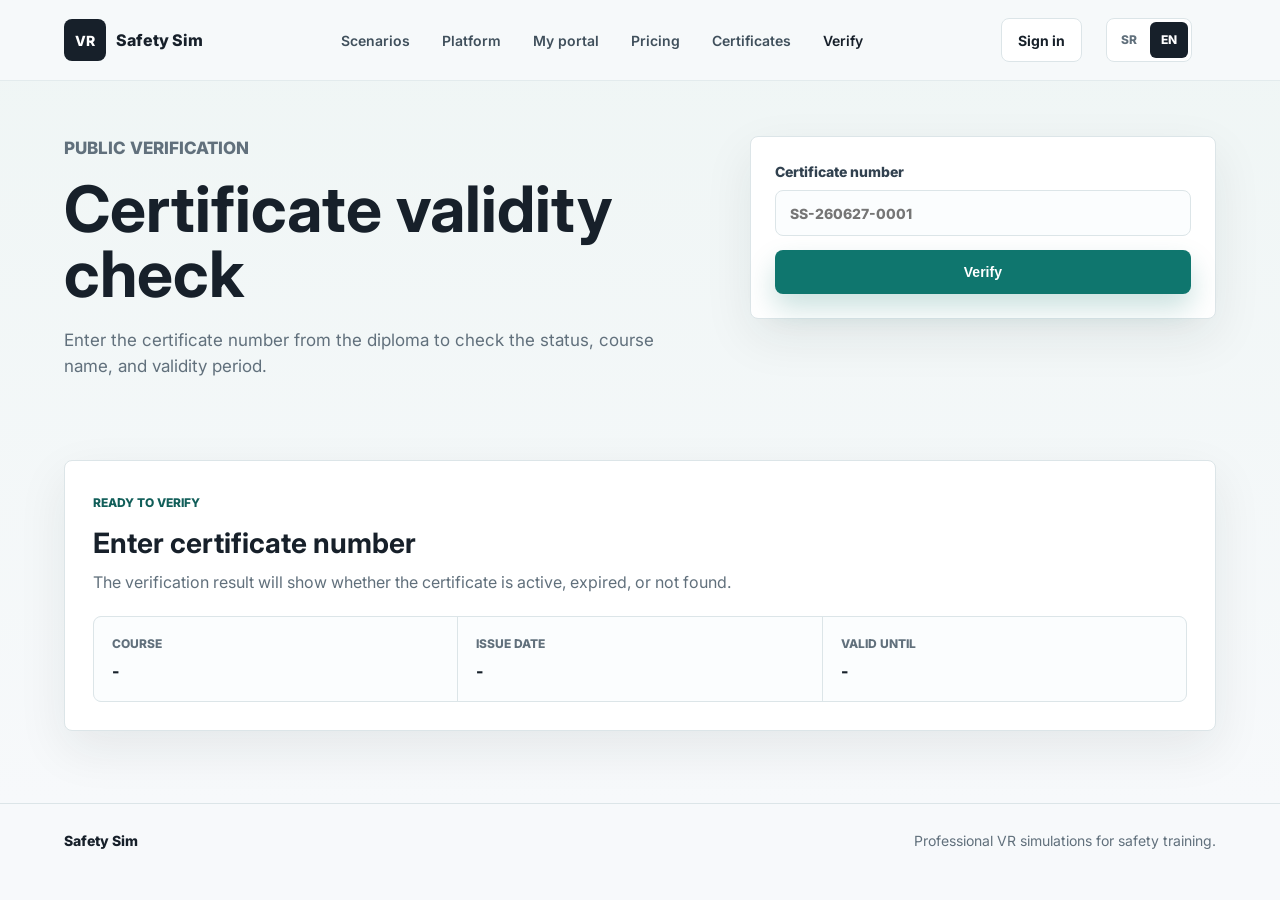
<file: verify.html>
<!doctype html>
<html lang="sr">
  <head>
    <meta charset="UTF-8" />
    <meta name="viewport" content="width=device-width, initial-scale=1.0" />
    <title>Provera Safety Sim sertifikata</title>
    <meta
      name="description"
      content="Javna provera vazenja Safety Sim sertifikata na osnovu broja sertifikata."
    />
    <link rel="preconnect" href="https://fonts.googleapis.com" />
    <link rel="preconnect" href="https://fonts.gstatic.com" crossorigin />
    <link
      href="https://fonts.googleapis.com/css2?family=Inter:wght@400;500;600;700;800&display=swap"
      rel="stylesheet"
    />
    <link rel="stylesheet" href="styles.css" />
  </head>
  <body data-page="verify">
    <header class="site-header" data-header>
      <a class="brand" href="index.html#top" aria-label="Pocetak" data-i18n-aria-label="brand.home">
        <span class="brand-mark">VR</span>
        <span class="brand-text">Safety Sim</span>
      </a>

      <nav class="main-nav" aria-label="Glavna navigacija" data-i18n-aria-label="nav.label">
        <a href="index.html#scenariji" data-i18n="nav.scenarios">Scenariji</a>
        <a href="platform.html" data-i18n="nav.platform">Platforma</a>
        <a href="worker.html" data-i18n="nav.workerPortal">Moj portal</a>
        <a href="pricing.html" data-i18n="nav.pricing">Cene</a>
        <a href="certificates.html" data-i18n="nav.certificates">Sertifikati</a>
        <a href="verify.html" aria-current="page" data-i18n="nav.verify">Provera</a>
      </nav>

      <a class="header-action" href="login.html" data-i18n="nav.login">Prijava</a>

      <div class="language-switch" aria-label="Izbor jezika" data-i18n-aria-label="language.label">
        <button type="button" data-language-option="sr" aria-pressed="true">SR</button>
        <button type="button" data-language-option="en" aria-pressed="false">EN</button>
      </div>

      <button class="nav-toggle" type="button" aria-label="Otvori navigaciju" data-i18n-aria-label="nav.open" data-nav-toggle>
        <span></span>
        <span></span>
      </button>
    </header>

    <main id="top">
      <section class="verify-hero" aria-labelledby="verify-title">
        <div class="section-heading compact">
          <p class="eyebrow" data-i18n="verify.eyebrow">Javna provera</p>
          <h1 id="verify-title" data-i18n="verify.title">Provera vazenja sertifikata</h1>
          <p data-i18n="verify.copy">
            Unesite broj sertifikata sa diplome da proverite status, naziv kursa i period vazenja.
          </p>
        </div>

        <form class="verify-form" data-verify-form>
          <label>
            <span data-i18n="verify.numberLabel">Broj sertifikata</span>
            <input type="text" name="certificateNumber" placeholder="SS-260627-0001" required data-verify-number />
          </label>
          <button class="button primary" type="submit" data-i18n="verify.button">Proveri</button>
        </form>

        <article class="verify-result" data-verify-result>
          <span class="scenario-kicker" data-verify-status data-i18n="verify.readyStatus">Spremno za proveru</span>
          <h2 data-verify-heading data-i18n="verify.readyTitle">Unesite broj sertifikata</h2>
          <p data-verify-copy data-i18n="verify.readyCopy">
            Rezultat provere ce prikazati da li je sertifikat aktivan, istekao ili nije pronadjen.
          </p>
          <dl class="verify-details">
            <div>
              <dt data-i18n="verify.course">Kurs</dt>
              <dd data-verify-course>-</dd>
            </div>
            <div>
              <dt data-i18n="verify.issued">Datum izdavanja</dt>
              <dd data-verify-issued>-</dd>
            </div>
            <div>
              <dt data-i18n="verify.validUntil">Vazi do</dt>
              <dd data-verify-valid>-</dd>
            </div>
          </dl>
        </article>
      </section>
    </main>

    <footer class="site-footer">
      <span>Safety Sim</span>
      <span data-i18n="footer.copy">Profesionalne VR simulacije za bezbednosne obuke.</span>
    </footer>

    <script src="script.js"></script>
  </body>
</html>
</file>
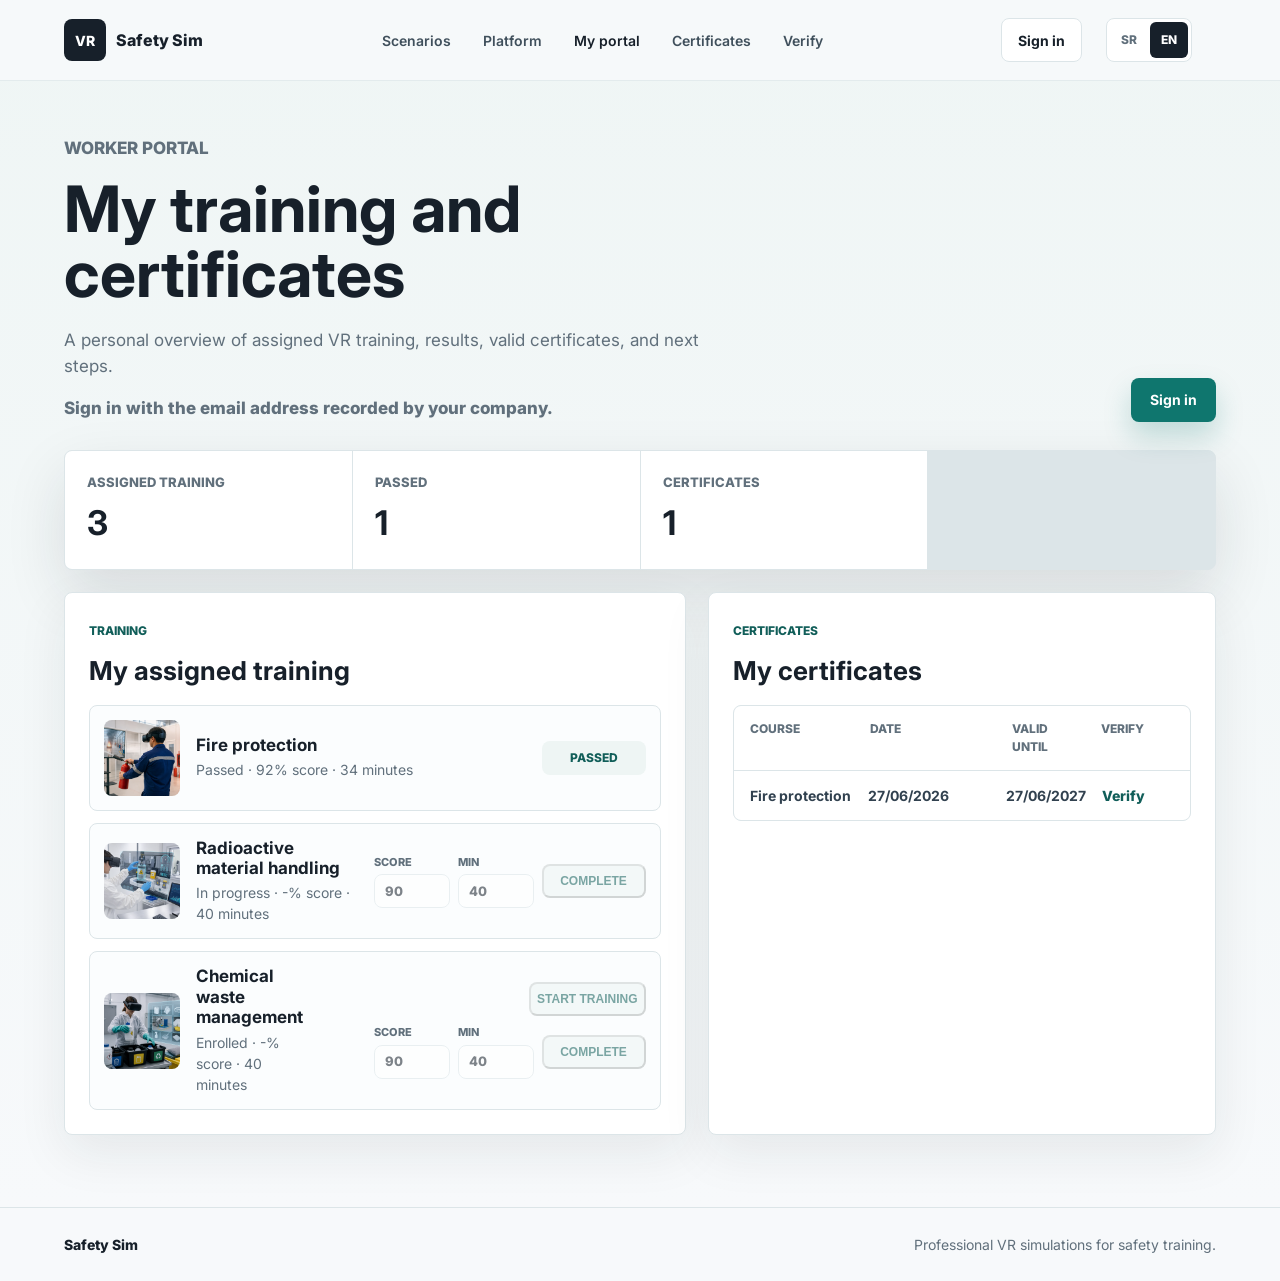
<file: worker.html>
<!doctype html>
<html lang="sr">
  <head>
    <meta charset="UTF-8" />
    <meta name="viewport" content="width=device-width, initial-scale=1.0" />
    <title>Moj Safety Sim portal</title>
    <meta
      name="description"
      content="Radnicki portal za pregled dodeljenih VR obuka, rezultata i sertifikata."
    />
    <link rel="preconnect" href="https://fonts.googleapis.com" />
    <link rel="preconnect" href="https://fonts.gstatic.com" crossorigin />
    <link
      href="https://fonts.googleapis.com/css2?family=Inter:wght@400;500;600;700;800&display=swap"
      rel="stylesheet"
    />
    <link rel="stylesheet" href="styles.css" />
  </head>
  <body data-page="worker">
    <header class="site-header" data-header>
      <a class="brand" href="index.html#top" aria-label="Pocetak" data-i18n-aria-label="brand.home">
        <span class="brand-mark">VR</span>
        <span class="brand-text">Safety Sim</span>
      </a>

      <nav class="main-nav" aria-label="Glavna navigacija" data-i18n-aria-label="nav.label">
        <a href="index.html#scenariji" data-i18n="nav.scenarios">Scenariji</a>
        <a href="platform.html" data-i18n="nav.platform">Platforma</a>
        <a href="worker.html" aria-current="page" data-i18n="nav.workerPortal">Moj portal</a>
        <a href="certificates.html" data-i18n="nav.certificates">Sertifikati</a>
        <a href="verify.html" data-i18n="nav.verify">Provera</a>
      </nav>

      <a class="header-action" href="login.html" data-i18n="nav.login">Prijava</a>

      <div class="language-switch" aria-label="Izbor jezika" data-i18n-aria-label="language.label">
        <button type="button" data-language-option="sr" aria-pressed="true">SR</button>
        <button type="button" data-language-option="en" aria-pressed="false">EN</button>
      </div>

      <button class="nav-toggle" type="button" aria-label="Otvori navigaciju" data-i18n-aria-label="nav.open" data-nav-toggle>
        <span></span>
        <span></span>
      </button>
    </header>

    <main id="top">
      <section class="worker-shell" aria-labelledby="worker-title">
        <div class="platform-topbar">
          <div>
            <p class="eyebrow" data-i18n="workerPortal.eyebrow">Radnicki portal</p>
            <h1 id="worker-title" data-i18n="workerPortal.title">Moje obuke i sertifikati</h1>
            <p data-i18n="workerPortal.copy">
              Pregled dodeljenih VR obuka, rezultata, vazecih sertifikata i sledecih koraka.
            </p>
            <p class="platform-session" data-worker-portal-message data-i18n="workerPortal.loginPrompt">
              Prijavite se email adresom koja je evidentirana kod vase kompanije.
            </p>
          </div>
          <div class="platform-actions">
            <a class="button primary" href="login.html" data-i18n="workerPortal.loginButton">Prijava</a>
          </div>
        </div>

        <section class="dashboard-metrics" aria-label="Pregled radnika" data-i18n-aria-label="workerPortal.metricsLabel">
          <article>
            <span data-i18n="workerPortal.assignedMetric">Dodeljene obuke</span>
            <strong data-worker-metric="enrollments">0</strong>
          </article>
          <article>
            <span data-i18n="workerPortal.passedMetric">Polozeno</span>
            <strong data-worker-metric="passed">0</strong>
          </article>
          <article>
            <span data-i18n="workerPortal.certificatesMetric">Sertifikati</span>
            <strong data-worker-metric="certificates">0</strong>
          </article>
        </section>

        <div class="worker-portal-grid">
          <section class="dashboard-panel" aria-labelledby="my-training-title">
            <div class="panel-heading">
              <div>
                <span class="scenario-kicker" data-i18n="workerPortal.trainingLabel">Obuke</span>
                <h2 id="my-training-title" data-i18n="workerPortal.trainingTitle">Moje dodeljene obuke</h2>
              </div>
            </div>
            <div class="course-list" data-worker-enrollments></div>
          </section>

          <section class="dashboard-panel" aria-labelledby="my-certificates-title">
            <div class="panel-heading">
              <div>
                <span class="scenario-kicker" data-i18n="workerPortal.certificatesLabel">Sertifikati</span>
                <h2 id="my-certificates-title" data-i18n="workerPortal.certificatesTitle">Moji sertifikati</h2>
              </div>
            </div>
            <div class="records-table" role="table" aria-label="Moji sertifikati" data-i18n-aria-label="workerPortal.certificatesTitle">
              <div role="row" class="records-head">
                <span role="columnheader" data-i18n="platform.recordCourse">Kurs</span>
                <span role="columnheader" data-i18n="platform.recordDate">Datum</span>
                <span role="columnheader" data-i18n="platform.recordValid">Vazi do</span>
                <span role="columnheader" data-i18n="workerPortal.verify">Provera</span>
              </div>
              <div data-worker-certificates></div>
            </div>
          </section>
        </div>
      </section>
    </main>

    <footer class="site-footer">
      <span>Safety Sim</span>
      <span data-i18n="footer.copy">Profesionalne VR simulacije za bezbednosne obuke.</span>
    </footer>

    <script src="script.js"></script>
  </body>
</html>
</file>
<file: styles.css>
:root {
  --page: #f7f9fb;
  --surface: #ffffff;
  --surface-soft: #eef5f4;
  --ink: #17202a;
  --muted: #61707c;
  --line: #dce5e8;
  --teal: #0f766e;
  --teal-dark: #115e59;
  --red: #c24132;
  --amber: #b7791f;
  --shadow: 0 24px 60px rgba(23, 32, 42, 0.12);
  --radius: 8px;
}

* {
  box-sizing: border-box;
}

html {
  scroll-behavior: smooth;
}

body {
  margin: 0;
  background: var(--page);
  color: var(--ink);
  font-family: "Inter", Arial, sans-serif;
  line-height: 1.5;
}

img {
  display: block;
  max-width: 100%;
}

a {
  color: inherit;
  text-decoration: none;
}

.site-header {
  position: fixed;
  inset: 0 0 auto;
  z-index: 20;
  display: grid;
  grid-template-columns: auto 1fr auto auto auto;
  align-items: center;
  gap: 24px;
  padding: 18px clamp(20px, 5vw, 64px);
  background: rgba(247, 249, 251, 0.84);
  border-bottom: 1px solid rgba(220, 229, 232, 0.72);
  backdrop-filter: blur(18px);
  transition: box-shadow 180ms ease, background 180ms ease;
}

.site-header.is-scrolled {
  background: rgba(255, 255, 255, 0.94);
  box-shadow: 0 12px 32px rgba(23, 32, 42, 0.08);
}

.brand {
  display: inline-flex;
  align-items: center;
  gap: 10px;
  font-weight: 800;
  letter-spacing: 0;
}

.brand-mark {
  display: grid;
  width: 42px;
  height: 42px;
  place-items: center;
  border-radius: var(--radius);
  background: var(--ink);
  color: #fff;
  font-size: 14px;
}

.brand-text {
  font-size: 16px;
}

.main-nav {
  justify-self: center;
  display: flex;
  align-items: center;
  gap: 8px;
}

.main-nav a {
  padding: 10px 12px;
  color: #40505c;
  font-size: 14px;
  font-weight: 600;
}

.main-nav a:hover {
  color: var(--teal-dark);
}

.main-nav a[aria-current="page"] {
  color: var(--ink);
}

.header-action,
.button {
  display: inline-flex;
  min-height: 44px;
  align-items: center;
  justify-content: center;
  border-radius: var(--radius);
  font-size: 14px;
  font-weight: 700;
}

.header-action {
  padding: 0 16px;
  border: 1px solid var(--line);
  background: var(--surface);
  color: var(--ink);
}

.language-switch {
  display: inline-grid;
  grid-template-columns: repeat(2, 1fr);
  gap: 2px;
  padding: 3px;
  border: 1px solid var(--line);
  border-radius: var(--radius);
  background: var(--surface);
}

.language-switch button {
  min-width: 38px;
  height: 36px;
  border: 0;
  border-radius: 6px;
  background: transparent;
  color: var(--muted);
  cursor: pointer;
  font: inherit;
  font-size: 12px;
  font-weight: 800;
}

.language-switch button[aria-pressed="true"] {
  background: var(--ink);
  color: #fff;
}

.button {
  padding: 0 18px;
  border: 1px solid transparent;
}

.button.primary {
  background: var(--teal);
  color: #fff;
  box-shadow: 0 14px 28px rgba(15, 118, 110, 0.22);
}

.button.primary:hover {
  background: var(--teal-dark);
}

.button.secondary {
  background: rgba(255, 255, 255, 0.9);
  border-color: rgba(23, 32, 42, 0.14);
  color: var(--ink);
}

.nav-toggle {
  display: none;
  width: 44px;
  height: 44px;
  place-items: center;
  border: 1px solid var(--line);
  border-radius: var(--radius);
  background: var(--surface);
}

.nav-toggle span {
  display: block;
  width: 18px;
  height: 2px;
  background: var(--ink);
}

.hero {
  position: relative;
  min-height: 86vh;
  display: grid;
  align-items: center;
  overflow: hidden;
  padding: 120px clamp(20px, 5vw, 64px) 88px;
  background: #f6faf9;
}

.hero-media,
.hero-overlay {
  position: absolute;
  inset: 0;
}

.hero-media {
  background-image: url("assets/hero-vr-training.png");
  background-size: cover;
  background-position: center right;
  transform: scale(1.01);
}

.hero-overlay {
  background:
    linear-gradient(90deg, rgba(247, 249, 251, 0.98) 0%, rgba(247, 249, 251, 0.88) 34%, rgba(247, 249, 251, 0.26) 69%, rgba(247, 249, 251, 0.08) 100%),
    linear-gradient(0deg, rgba(247, 249, 251, 0.9) 0%, rgba(247, 249, 251, 0) 28%);
}

.hero-content {
  position: relative;
  z-index: 1;
  width: min(720px, 100%);
}

.eyebrow {
  margin: 0 0 14px;
  color: var(--teal-dark);
  font-size: 12px;
  font-weight: 800;
  letter-spacing: 0;
  text-transform: uppercase;
}

h1,
h2,
h3,
p {
  margin-top: 0;
}

h1 {
  max-width: 680px;
  margin-bottom: 22px;
  font-size: clamp(44px, 7vw, 84px);
  line-height: 0.98;
  letter-spacing: 0;
}

.hero-copy {
  max-width: 560px;
  margin-bottom: 32px;
  color: #364653;
  font-size: clamp(18px, 2vw, 22px);
}

.hero-actions {
  display: flex;
  flex-wrap: wrap;
  gap: 12px;
}

.intro-band {
  margin-top: -40px;
  position: relative;
  z-index: 2;
  padding: 0 clamp(20px, 5vw, 64px);
}

.intro-grid {
  display: grid;
  grid-template-columns: repeat(3, minmax(0, 1fr));
  gap: 1px;
  overflow: hidden;
  border: 1px solid var(--line);
  border-radius: var(--radius);
  background: var(--line);
  box-shadow: var(--shadow);
}

.intro-grid > div {
  min-height: 132px;
  padding: 28px;
  background: var(--surface);
}

.metric {
  display: block;
  margin-bottom: 8px;
  font-size: 34px;
  font-weight: 800;
  line-height: 1;
}

.metric-label {
  color: var(--muted);
  font-size: 14px;
  font-weight: 600;
}

.section {
  padding: 96px clamp(20px, 5vw, 64px);
}

.section-heading {
  width: min(760px, 100%);
  margin-bottom: 36px;
}

.section-heading.compact {
  margin-bottom: 0;
}

.section-heading h2,
.contact-section h2 {
  margin-bottom: 16px;
  font-size: clamp(32px, 4vw, 54px);
  line-height: 1.04;
  letter-spacing: 0;
}

.section-heading p,
.contact-section p {
  color: var(--muted);
  font-size: 17px;
}

.scenario-grid {
  display: grid;
  grid-template-columns: repeat(2, minmax(0, 1fr));
  gap: 22px;
}

.scenario-card {
  overflow: hidden;
  border: 1px solid var(--line);
  border-radius: var(--radius);
  background: var(--surface);
  box-shadow: 0 18px 50px rgba(23, 32, 42, 0.08);
}

.scenario-image {
  aspect-ratio: 16 / 9;
  width: 100%;
  object-fit: cover;
}

.scenario-body {
  padding: 26px;
}

.scenario-kicker {
  display: inline-flex;
  margin-bottom: 16px;
  color: var(--teal-dark);
  font-size: 12px;
  font-weight: 800;
  text-transform: uppercase;
}

.scenario-card h3 {
  margin-bottom: 12px;
  font-size: 26px;
  line-height: 1.16;
}

.scenario-card p {
  color: var(--muted);
}

.scenario-list {
  display: grid;
  gap: 10px;
  margin: 22px 0 0;
  padding: 0;
  list-style: none;
}

.scenario-list li {
  position: relative;
  padding-left: 24px;
  color: #31414f;
  font-size: 14px;
  font-weight: 600;
}

.scenario-list li::before {
  position: absolute;
  left: 0;
  top: 7px;
  width: 9px;
  height: 9px;
  border-radius: 50%;
  background: var(--teal);
  content: "";
}

.scenario-card.is-warning .scenario-list li::before {
  background: var(--red);
}

.scenario-card.is-lab .scenario-list li::before {
  background: var(--amber);
}

.scenario-card.is-chemical .scenario-list li::before {
  background: #2563eb;
}

.scenario-card.is-construction .scenario-list li::before {
  background: #16a34a;
}

.scenario-card.is-electronic .scenario-list li::before {
  background: #7c3aed;
}

.scenario-card.is-biomedical .scenario-list li::before {
  background: #dc2626;
}

.scenario-demo-link {
  display: inline-flex;
  align-items: center;
  justify-content: center;
  min-height: 40px;
  margin-top: 22px;
  padding: 0 16px;
  border: 1px solid var(--line);
  border-radius: 8px;
  background: #ffffff;
  color: var(--ink);
  font-size: 14px;
  font-weight: 800;
  text-decoration: none;
  transition: border-color 180ms ease, color 180ms ease, transform 180ms ease;
}

.scenario-demo-link:hover {
  border-color: var(--teal);
  color: var(--teal-dark);
  transform: translateY(-1px);
}

.light-section {
  background: var(--surface);
  border-block: 1px solid var(--line);
}

.method-layout {
  display: grid;
  grid-template-columns: minmax(0, 0.8fr) minmax(0, 1.2fr);
  gap: clamp(32px, 6vw, 88px);
  align-items: start;
}

.steps {
  display: grid;
  gap: 14px;
}

.steps article,
.benefit-grid article {
  border: 1px solid var(--line);
  border-radius: var(--radius);
  background: var(--surface);
}

.steps article {
  display: grid;
  grid-template-columns: 72px 1fr;
  gap: 18px;
  padding: 24px;
}

.steps span {
  display: grid;
  width: 50px;
  height: 50px;
  place-items: center;
  border-radius: var(--radius);
  background: var(--surface-soft);
  color: var(--teal-dark);
  font-weight: 800;
}

.steps h3,
.benefit-grid h3 {
  margin-bottom: 8px;
  font-size: 20px;
}

.steps p,
.benefit-grid p {
  margin-bottom: 0;
  color: var(--muted);
}

.benefit-grid {
  display: grid;
  grid-template-columns: repeat(3, minmax(0, 1fr));
  gap: 18px;
}

.benefit-grid article {
  padding: 26px;
}

.pricing-hero {
  padding: 136px clamp(20px, 5vw, 64px) 44px;
  background:
    linear-gradient(180deg, rgba(238, 245, 244, 0.9), rgba(247, 249, 251, 0)),
    var(--page);
}

.pricing-hero-layout {
  display: grid;
  grid-template-columns: minmax(0, 1.1fr) minmax(360px, 0.9fr);
  gap: clamp(28px, 5vw, 72px);
  align-items: end;
}

.pricing-hero .section-heading {
  width: min(760px, 100%);
  margin-bottom: 0;
}

.pricing-hero h1 {
  max-width: 760px;
  font-size: clamp(40px, 5vw, 66px);
  line-height: 1.02;
}

.pricing-rate {
  display: grid;
  grid-template-columns: repeat(2, minmax(0, 1fr));
  gap: 1px;
  width: 100%;
  overflow: hidden;
  border: 1px solid var(--line);
  border-radius: var(--radius);
  background: var(--line);
  box-shadow: var(--shadow);
}

.pricing-rate > div {
  display: grid;
  gap: 8px;
  padding: 24px;
  background: var(--surface);
}

.pricing-rate span {
  color: var(--teal-dark);
  font-size: 12px;
  font-weight: 800;
  text-transform: uppercase;
}

.pricing-rate strong {
  font-size: clamp(34px, 4vw, 48px);
  line-height: 1;
}

.pricing-rate small,
.pricing-note {
  color: var(--muted);
  font-size: 14px;
  font-weight: 600;
}

.pricing-note {
  margin: 14px 0 0;
}

.pricing-section {
  padding-top: 48px;
}

.pricing-grid {
  display: grid;
  grid-template-columns: repeat(3, minmax(0, 1fr));
  gap: 20px;
}

.pricing-card {
  display: grid;
  align-content: start;
  min-height: 410px;
  padding: 26px;
  border: 1px solid var(--line);
  border-radius: var(--radius);
  background: var(--surface);
  box-shadow: 0 18px 50px rgba(23, 32, 42, 0.08);
}

.pricing-card.featured {
  border-color: rgba(15, 118, 110, 0.34);
  box-shadow: 0 24px 64px rgba(15, 118, 110, 0.16);
}

.pricing-card h2 {
  margin-bottom: 18px;
  font-size: 28px;
  line-height: 1.08;
}

.price-lines {
  display: grid;
  gap: 8px;
  margin-bottom: 20px;
  padding: 18px;
  border-radius: var(--radius);
  background: #f5f8f9;
  border: 1px solid var(--line);
}

.price-lines strong {
  font-size: 20px;
}

.price-lines span {
  color: var(--muted);
  font-weight: 700;
}

.included-list {
  display: grid;
  gap: 12px;
}

.included-list article {
  padding: 22px;
  border: 1px solid var(--line);
  border-radius: var(--radius);
  background: var(--surface);
}

.pricing-cta {
  margin-top: 72px;
}

.certificate-hero {
  padding: 136px clamp(20px, 5vw, 64px) 56px;
  background:
    linear-gradient(180deg, rgba(238, 245, 244, 0.9), rgba(247, 249, 251, 0)),
    var(--page);
}

.certificate-layout {
  display: grid;
  grid-template-columns: minmax(0, 0.8fr) minmax(420px, 1.2fr);
  gap: clamp(28px, 5vw, 72px);
  align-items: center;
}

.certificate-hero h1 {
  max-width: 720px;
  font-size: clamp(40px, 5vw, 66px);
  line-height: 1.02;
}

.certificate-preview-card {
  overflow: hidden;
  border: 1px solid var(--line);
  border-radius: var(--radius);
  background: var(--surface);
  box-shadow: var(--shadow);
}

.certificate-preview-copy {
  padding: 24px 24px 0;
}

.certificate-preview-copy p {
  color: var(--muted);
  font-size: 15px;
}

.certificate-image {
  width: 100%;
  padding: 24px;
}

.certificate-features {
  padding-top: 48px;
}

.certificate-generator {
  padding-top: 56px;
  background: var(--surface);
  border-block: 1px solid var(--line);
}

.certificate-generator-layout {
  display: grid;
  grid-template-columns: minmax(300px, 0.55fr) minmax(0, 1.45fr);
  gap: clamp(24px, 4vw, 56px);
  align-items: start;
}

.certificate-form {
  display: grid;
  gap: 18px;
  padding: 24px;
  border: 1px solid var(--line);
  border-radius: var(--radius);
  background: #fbfdfe;
}

.certificate-form label {
  display: grid;
  gap: 8px;
  color: #31414f;
  font-size: 14px;
  font-weight: 800;
}

.certificate-form input,
.certificate-form select {
  width: 100%;
  min-height: 46px;
  border: 1px solid var(--line);
  border-radius: var(--radius);
  background: var(--surface);
  color: var(--ink);
  font: inherit;
  padding: 0 14px;
}

.certificate-form input:focus,
.certificate-form select:focus {
  border-color: rgba(15, 118, 110, 0.6);
  outline: 3px solid rgba(15, 118, 110, 0.12);
}

.certificate-form-actions {
  display: grid;
  grid-template-columns: repeat(3, minmax(0, 1fr));
  gap: 10px;
  padding-top: 4px;
}

.generated-certificate-frame {
  overflow: hidden;
  aspect-ratio: 1200 / 850;
  width: 100%;
  border: 1px solid var(--line);
  border-radius: var(--radius);
  background: var(--surface);
  box-shadow: var(--shadow);
}

.generated-certificate {
  display: block;
  width: 100%;
  height: 100%;
}

.verify-hero {
  display: grid;
  grid-template-columns: minmax(0, 0.8fr) minmax(360px, 0.6fr);
  gap: clamp(28px, 5vw, 72px);
  align-items: start;
  padding: 136px clamp(20px, 5vw, 64px) 72px;
  background:
    linear-gradient(180deg, rgba(238, 245, 244, 0.9), rgba(247, 249, 251, 0)),
    var(--page);
}

.verify-hero h1 {
  max-width: 760px;
  font-size: clamp(40px, 5vw, 66px);
  line-height: 1.02;
}

.verify-form,
.verify-result {
  border: 1px solid var(--line);
  border-radius: var(--radius);
  background: var(--surface);
  box-shadow: 0 18px 50px rgba(23, 32, 42, 0.08);
}

.verify-form {
  display: grid;
  gap: 14px;
  padding: 24px;
}

.verify-form label {
  display: grid;
  gap: 8px;
  color: #31414f;
  font-size: 14px;
  font-weight: 800;
}

.verify-form input {
  width: 100%;
  min-height: 46px;
  border: 1px solid var(--line);
  border-radius: var(--radius);
  background: #fbfdfe;
  color: var(--ink);
  font: inherit;
  padding: 0 14px;
}

.verify-form input:focus {
  border-color: rgba(15, 118, 110, 0.6);
  outline: 3px solid rgba(15, 118, 110, 0.12);
}

.verify-result {
  grid-column: 1 / -1;
  padding: 28px;
}

.verify-result h2 {
  margin-bottom: 10px;
  font-size: 28px;
  line-height: 1.14;
}

.verify-result p {
  color: var(--muted);
}

.verify-details {
  display: grid;
  grid-template-columns: repeat(3, minmax(0, 1fr));
  gap: 1px;
  overflow: hidden;
  margin: 22px 0 0;
  border: 1px solid var(--line);
  border-radius: var(--radius);
  background: var(--line);
}

.verify-details div {
  padding: 18px;
  background: #fbfdfe;
}

.verify-details dt {
  margin-bottom: 6px;
  color: var(--muted);
  font-size: 12px;
  font-weight: 800;
  text-transform: uppercase;
}

.verify-details dd {
  margin: 0;
  color: var(--ink);
  font-weight: 800;
}

.certificate-cta {
  margin-top: 0;
}

.app-hero,
.platform-shell {
  padding: 136px clamp(20px, 5vw, 64px) 72px;
  background:
    linear-gradient(180deg, rgba(238, 245, 244, 0.9), rgba(247, 249, 251, 0)),
    var(--page);
}

.worker-shell {
  padding: 136px clamp(20px, 5vw, 64px) 72px;
  background:
    linear-gradient(180deg, rgba(238, 245, 244, 0.9), rgba(247, 249, 251, 0)),
    var(--page);
}

.app-hero {
  display: grid;
  grid-template-columns: minmax(0, 0.9fr) minmax(420px, 0.85fr);
  gap: clamp(28px, 5vw, 72px);
  align-items: start;
}

.app-hero-copy h1,
.platform-topbar h1 {
  max-width: 780px;
  font-size: clamp(40px, 5vw, 66px);
  line-height: 1.02;
}

.app-hero-copy p,
.platform-topbar p {
  max-width: 640px;
  color: var(--muted);
  font-size: 17px;
}

.auth-panel,
.dashboard-panel {
  border: 1px solid var(--line);
  border-radius: var(--radius);
  background: var(--surface);
  box-shadow: 0 18px 50px rgba(23, 32, 42, 0.08);
}

.auth-panel {
  padding: 24px;
}

.auth-tabs {
  display: grid;
  grid-template-columns: repeat(2, minmax(0, 1fr));
  gap: 4px;
  margin-bottom: 22px;
  padding: 4px;
  border: 1px solid var(--line);
  border-radius: var(--radius);
  background: #f5f8f9;
}

.auth-tabs button {
  min-height: 42px;
  border: 0;
  border-radius: 6px;
  background: transparent;
  color: var(--muted);
  cursor: pointer;
  font: inherit;
  font-size: 14px;
  font-weight: 800;
}

.auth-tabs button[aria-selected="true"] {
  background: var(--surface);
  color: var(--ink);
  box-shadow: 0 8px 20px rgba(23, 32, 42, 0.08);
}

.auth-form {
  display: none;
  gap: 16px;
}

.auth-form.is-active {
  display: grid;
}

.auth-form label {
  display: grid;
  gap: 8px;
  color: #31414f;
  font-size: 14px;
  font-weight: 800;
}

.auth-form input {
  width: 100%;
  min-height: 46px;
  border: 1px solid var(--line);
  border-radius: var(--radius);
  background: #fbfdfe;
  color: var(--ink);
  font: inherit;
  padding: 0 14px;
}

.auth-form input:focus {
  border-color: rgba(15, 118, 110, 0.6);
  outline: 3px solid rgba(15, 118, 110, 0.12);
}

.auth-message {
  min-height: 22px;
  margin: 2px 0 0;
  color: var(--muted);
  font-size: 14px;
  font-weight: 700;
}

.auth-message.is-error {
  color: var(--red);
}

.auth-message.is-success {
  color: var(--teal-dark);
}

.form-grid,
.auth-support-grid {
  display: grid;
  grid-template-columns: repeat(2, minmax(0, 1fr));
  gap: 16px;
}

.auth-support-grid article {
  border: 1px solid var(--line);
  border-radius: var(--radius);
  background: var(--surface);
  padding: 28px;
}

.auth-support-grid h2 {
  margin-bottom: 12px;
  font-size: 28px;
  line-height: 1.12;
}

.auth-support-grid p {
  margin-bottom: 0;
  color: var(--muted);
}

.platform-topbar {
  display: grid;
  grid-template-columns: minmax(0, 1fr) auto;
  gap: 24px;
  align-items: end;
  margin-bottom: 28px;
}

.platform-session {
  margin: 12px 0 0;
  color: #31414f;
  font-size: 14px;
  font-weight: 800;
}

.platform-actions {
  display: flex;
  flex-wrap: wrap;
  gap: 10px;
  justify-content: flex-end;
}

.dashboard-metrics {
  display: grid;
  grid-template-columns: repeat(4, minmax(0, 1fr));
  gap: 1px;
  overflow: hidden;
  margin-bottom: 22px;
  border: 1px solid var(--line);
  border-radius: var(--radius);
  background: var(--line);
  box-shadow: var(--shadow);
}

.dashboard-metrics article {
  display: grid;
  gap: 8px;
  min-height: 118px;
  padding: 22px;
  background: var(--surface);
}

.dashboard-metrics span {
  color: var(--muted);
  font-size: 13px;
  font-weight: 800;
  text-transform: uppercase;
}

.dashboard-metrics strong {
  font-size: 34px;
  line-height: 1;
}

.dashboard-grid {
  display: grid;
  grid-template-columns: minmax(0, 1.4fr) minmax(320px, 0.6fr);
  gap: 22px;
  margin-bottom: 22px;
}

.worker-portal-grid {
  display: grid;
  grid-template-columns: minmax(0, 1.1fr) minmax(0, 0.9fr);
  gap: 22px;
}

.notification-panel {
  margin-bottom: 22px;
  box-shadow: none;
}

.reports-panel {
  margin-bottom: 22px;
  box-shadow: none;
}

.report-actions {
  display: grid;
  grid-template-columns: repeat(3, minmax(0, 1fr));
  gap: 12px;
}

.report-actions .button {
  width: 100%;
}

.notification-list {
  display: grid;
  grid-template-columns: repeat(3, minmax(0, 1fr));
  gap: 12px;
}

.notification-item {
  display: grid;
  gap: 8px;
  padding: 16px;
  border: 1px solid var(--line);
  border-left: 4px solid var(--teal);
  border-radius: var(--radius);
  background: #fbfdfe;
}

.notification-item.is-warning {
  border-left-color: var(--amber);
}

.notification-item.is-danger {
  border-left-color: var(--red);
}

.notification-item h3 {
  margin-bottom: 0;
  font-size: 17px;
  line-height: 1.2;
}

.notification-item p {
  margin-bottom: 0;
  color: var(--muted);
  font-size: 14px;
}

.notification-item button {
  justify-self: start;
  min-height: 34px;
  padding: 0 12px;
  border: 1px solid var(--line);
  border-radius: var(--radius);
  background: var(--surface);
  color: var(--ink);
  cursor: pointer;
  font: inherit;
  font-size: 12px;
  font-weight: 800;
}

.dashboard-panel {
  padding: 24px;
}

.large-panel {
  min-height: 520px;
}

.panel-heading {
  display: flex;
  justify-content: space-between;
  gap: 18px;
  align-items: start;
  margin-bottom: 20px;
}

.panel-heading h2 {
  margin-bottom: 0;
  font-size: 26px;
  line-height: 1.12;
}

.panel-heading a {
  color: var(--teal-dark);
  font-size: 14px;
  font-weight: 800;
}

.course-list,
.worker-list {
  display: grid;
  gap: 12px;
}

.course-item {
  display: grid;
  grid-template-columns: 76px 1fr auto;
  gap: 16px;
  align-items: center;
  padding: 14px;
  border: 1px solid var(--line);
  border-radius: var(--radius);
  background: #fbfdfe;
}

.course-item.is-worker-course p {
  max-width: 760px;
}

.worker-course-actions,
.worker-complete-form {
  display: flex;
  flex-wrap: wrap;
  gap: 8px;
  align-items: center;
  justify-content: flex-end;
}

.worker-complete-form label {
  display: grid;
  gap: 4px;
  color: var(--muted);
  font-size: 11px;
  font-weight: 800;
  text-transform: uppercase;
}

.worker-complete-form input {
  width: 76px;
  min-height: 34px;
  border: 1px solid var(--line);
  border-radius: var(--radius);
  background: var(--surface);
  color: var(--ink);
  font: inherit;
  font-size: 13px;
  font-weight: 800;
  padding: 0 10px;
}

.worker-course-actions button:disabled,
.worker-complete-form input:disabled,
.worker-complete-form button:disabled {
  cursor: not-allowed;
  opacity: 0.55;
}

.course-item img {
  width: 76px;
  aspect-ratio: 1;
  border-radius: var(--radius);
  object-fit: cover;
}

.course-item h3,
.worker-item h3 {
  margin-bottom: 4px;
  font-size: 17px;
  line-height: 1.2;
}

.course-item p,
.worker-item p {
  margin-bottom: 0;
  color: var(--muted);
  font-size: 14px;
}

.status-pill {
  display: inline-flex;
  min-width: 104px;
  min-height: 34px;
  align-items: center;
  justify-content: center;
  border-radius: var(--radius);
  background: var(--surface-soft);
  color: var(--teal-dark);
  font-size: 12px;
  font-weight: 800;
  text-transform: uppercase;
}

.worker-item {
  display: grid;
  gap: 6px;
  padding: 16px;
  border: 1px solid var(--line);
  border-radius: var(--radius);
  background: #fbfdfe;
}

.worker-tools,
.assignment-form,
.completion-form {
  display: grid;
  gap: 12px;
  margin-bottom: 16px;
}

.assignment-form,
.completion-form {
  margin-top: 18px;
  margin-bottom: 0;
  padding-top: 18px;
  border-top: 1px solid var(--line);
}

.worker-tools label,
.assignment-form label,
.completion-form label {
  display: grid;
  gap: 7px;
  color: #31414f;
  font-size: 13px;
  font-weight: 800;
}

.worker-tools input,
.assignment-form select,
.completion-form select,
.completion-form input {
  width: 100%;
  min-height: 42px;
  border: 1px solid var(--line);
  border-radius: var(--radius);
  background: var(--surface);
  color: var(--ink);
  font: inherit;
  padding: 0 12px;
}

.worker-tools input[type="file"] {
  padding: 9px 12px;
}

.worker-tools input:focus,
.assignment-form select:focus,
.completion-form select:focus,
.completion-form input:focus {
  border-color: rgba(15, 118, 110, 0.6);
  outline: 3px solid rgba(15, 118, 110, 0.12);
}

.worker-form {
  display: grid;
  gap: 12px;
  margin-top: 18px;
  padding-top: 18px;
  border-top: 1px solid var(--line);
}

.worker-form label {
  display: grid;
  gap: 7px;
  color: #31414f;
  font-size: 13px;
  font-weight: 800;
}

.worker-form input {
  width: 100%;
  min-height: 42px;
  border: 1px solid var(--line);
  border-radius: var(--radius);
  background: var(--surface);
  color: var(--ink);
  font: inherit;
  padding: 0 12px;
}

.worker-form input:focus {
  border-color: rgba(15, 118, 110, 0.6);
  outline: 3px solid rgba(15, 118, 110, 0.12);
}

.worker-progress {
  overflow: hidden;
  height: 8px;
  border-radius: 999px;
  background: #e4ecef;
}

.worker-progress span {
  display: block;
  height: 100%;
  border-radius: inherit;
  background: var(--teal);
}

.certificate-log {
  box-shadow: none;
}

.enrollment-log {
  margin-bottom: 22px;
  box-shadow: none;
}

.records-table {
  display: grid;
  gap: 1px;
  overflow: hidden;
  border: 1px solid var(--line);
  border-radius: var(--radius);
  background: var(--line);
}

.records-head,
.record-row {
  display: grid;
  grid-template-columns: 1fr 1.2fr 0.7fr 0.7fr;
  gap: 16px;
  padding: 14px 16px;
  background: var(--surface);
}

.records-head {
  color: var(--muted);
  font-size: 12px;
  font-weight: 800;
  text-transform: uppercase;
}

.record-row {
  color: #31414f;
  font-size: 14px;
  font-weight: 700;
}

.record-row a {
  color: var(--teal-dark);
  font-weight: 800;
}

.enrollment-head,
.enrollment-row {
  grid-template-columns: 1fr 1.2fr 0.7fr 0.5fr;
}

.included-list h3 {
  margin: 0;
  font-size: 18px;
  line-height: 1.28;
}

.pricing-contact {
  margin-top: 18px;
}

.contact-section {
  display: grid;
  grid-template-columns: minmax(0, 1fr) auto;
  gap: 32px;
  align-items: center;
  margin: 0 clamp(20px, 5vw, 64px) 72px;
  padding: clamp(28px, 5vw, 56px);
  border-radius: var(--radius);
  background: var(--ink);
  color: #fff;
}

.contact-section .eyebrow,
.contact-section p {
  color: #c8e8e4;
}

.contact-section p {
  max-width: 780px;
  margin-bottom: 0;
}

.site-footer {
  display: flex;
  justify-content: space-between;
  gap: 20px;
  padding: 26px clamp(20px, 5vw, 64px);
  border-top: 1px solid var(--line);
  color: var(--muted);
  font-size: 14px;
}

.site-footer span:first-child {
  color: var(--ink);
  font-weight: 800;
}

@media (max-width: 1080px) {
  .site-header {
    grid-template-columns: auto 1fr auto auto;
  }

  .main-nav,
  .header-action {
    display: none;
  }

  .nav-toggle {
    justify-self: end;
    display: grid;
    gap: 4px;
  }

  .site-header.is-open .main-nav {
    position: absolute;
    inset: 72px 20px auto;
    display: grid;
    justify-self: stretch;
    gap: 4px;
    padding: 10px;
    border: 1px solid var(--line);
    border-radius: var(--radius);
    background: var(--surface);
    box-shadow: var(--shadow);
  }

  .site-header.is-open .main-nav a {
    padding: 14px;
  }
}

@media (max-width: 900px) {
  .site-header {
    grid-template-columns: auto 1fr auto auto;
  }

  .main-nav,
  .header-action {
    display: none;
  }

  .nav-toggle {
    justify-self: end;
    display: grid;
    gap: 4px;
  }

  .site-header.is-open .main-nav {
    position: absolute;
    inset: 72px 20px auto;
    display: grid;
    justify-self: stretch;
    gap: 4px;
    padding: 10px;
    border: 1px solid var(--line);
    border-radius: var(--radius);
    background: var(--surface);
    box-shadow: var(--shadow);
  }

  .site-header.is-open .main-nav a {
    padding: 14px;
  }

  .hero {
    min-height: 82vh;
    padding-top: 112px;
  }

  .hero-media {
    background-position: 62% center;
  }

  .hero-overlay {
    background:
      linear-gradient(90deg, rgba(247, 249, 251, 0.98) 0%, rgba(247, 249, 251, 0.88) 48%, rgba(247, 249, 251, 0.34) 100%),
      linear-gradient(0deg, rgba(247, 249, 251, 0.95) 0%, rgba(247, 249, 251, 0.1) 40%);
  }

  .intro-grid,
  .scenario-grid,
  .method-layout,
  .benefit-grid,
  .pricing-hero-layout,
  .certificate-layout,
  .certificate-generator-layout,
  .verify-hero,
  .app-hero,
  .auth-support-grid,
  .platform-topbar,
  .dashboard-metrics,
  .dashboard-grid,
  .worker-portal-grid,
  .notification-list,
  .report-actions,
  .pricing-rate,
  .pricing-grid,
  .contact-section {
    grid-template-columns: 1fr;
  }

  .contact-section .button {
    width: 100%;
  }
}

@media (max-width: 560px) {
  .site-header {
    padding-inline: 16px;
  }

  .brand-text {
    display: none;
  }

  h1 {
    font-size: 42px;
  }

  .hero {
    padding-inline: 18px;
    padding-bottom: 76px;
  }

  .pricing-hero {
    padding: 112px 18px 28px;
  }

  .certificate-hero {
    padding: 112px 18px 40px;
  }

  .app-hero,
  .platform-shell,
  .worker-shell {
    padding: 112px 18px 48px;
  }

  .pricing-hero h1 {
    font-size: 40px;
  }

  .certificate-hero h1 {
    font-size: 40px;
  }

  .certificate-form-actions,
  .form-grid,
  .verify-details {
    grid-template-columns: 1fr;
  }

  .pricing-rate > div {
    padding: 20px;
  }

  .section {
    padding: 72px 18px;
  }

  .intro-band,
  .contact-section,
  .site-footer {
    margin-inline: 18px;
    padding-inline: 18px;
  }

  .intro-grid > div,
  .scenario-body,
  .pricing-card,
  .certificate-image,
  .auth-panel,
  .dashboard-panel,
  .benefit-grid article {
    padding: 22px;
  }

  .course-item {
    grid-template-columns: 60px 1fr;
  }

  .course-item img {
    width: 60px;
  }

  .course-item .status-pill {
    grid-column: 1 / -1;
    width: 100%;
  }

  .worker-course-actions {
    grid-column: 1 / -1;
    justify-content: stretch;
  }

  .worker-complete-form {
    display: grid;
    width: 100%;
    grid-template-columns: repeat(2, minmax(0, 1fr));
  }

  .worker-complete-form input {
    width: 100%;
  }

  .worker-complete-form button {
    grid-column: 1 / -1;
  }

  .records-head {
    display: none;
  }

  .record-row {
    grid-template-columns: 1fr;
    gap: 6px;
  }

  .steps article {
    grid-template-columns: 1fr;
  }

  .site-footer {
    display: grid;
    margin-inline: 0;
  }
}
</file>
